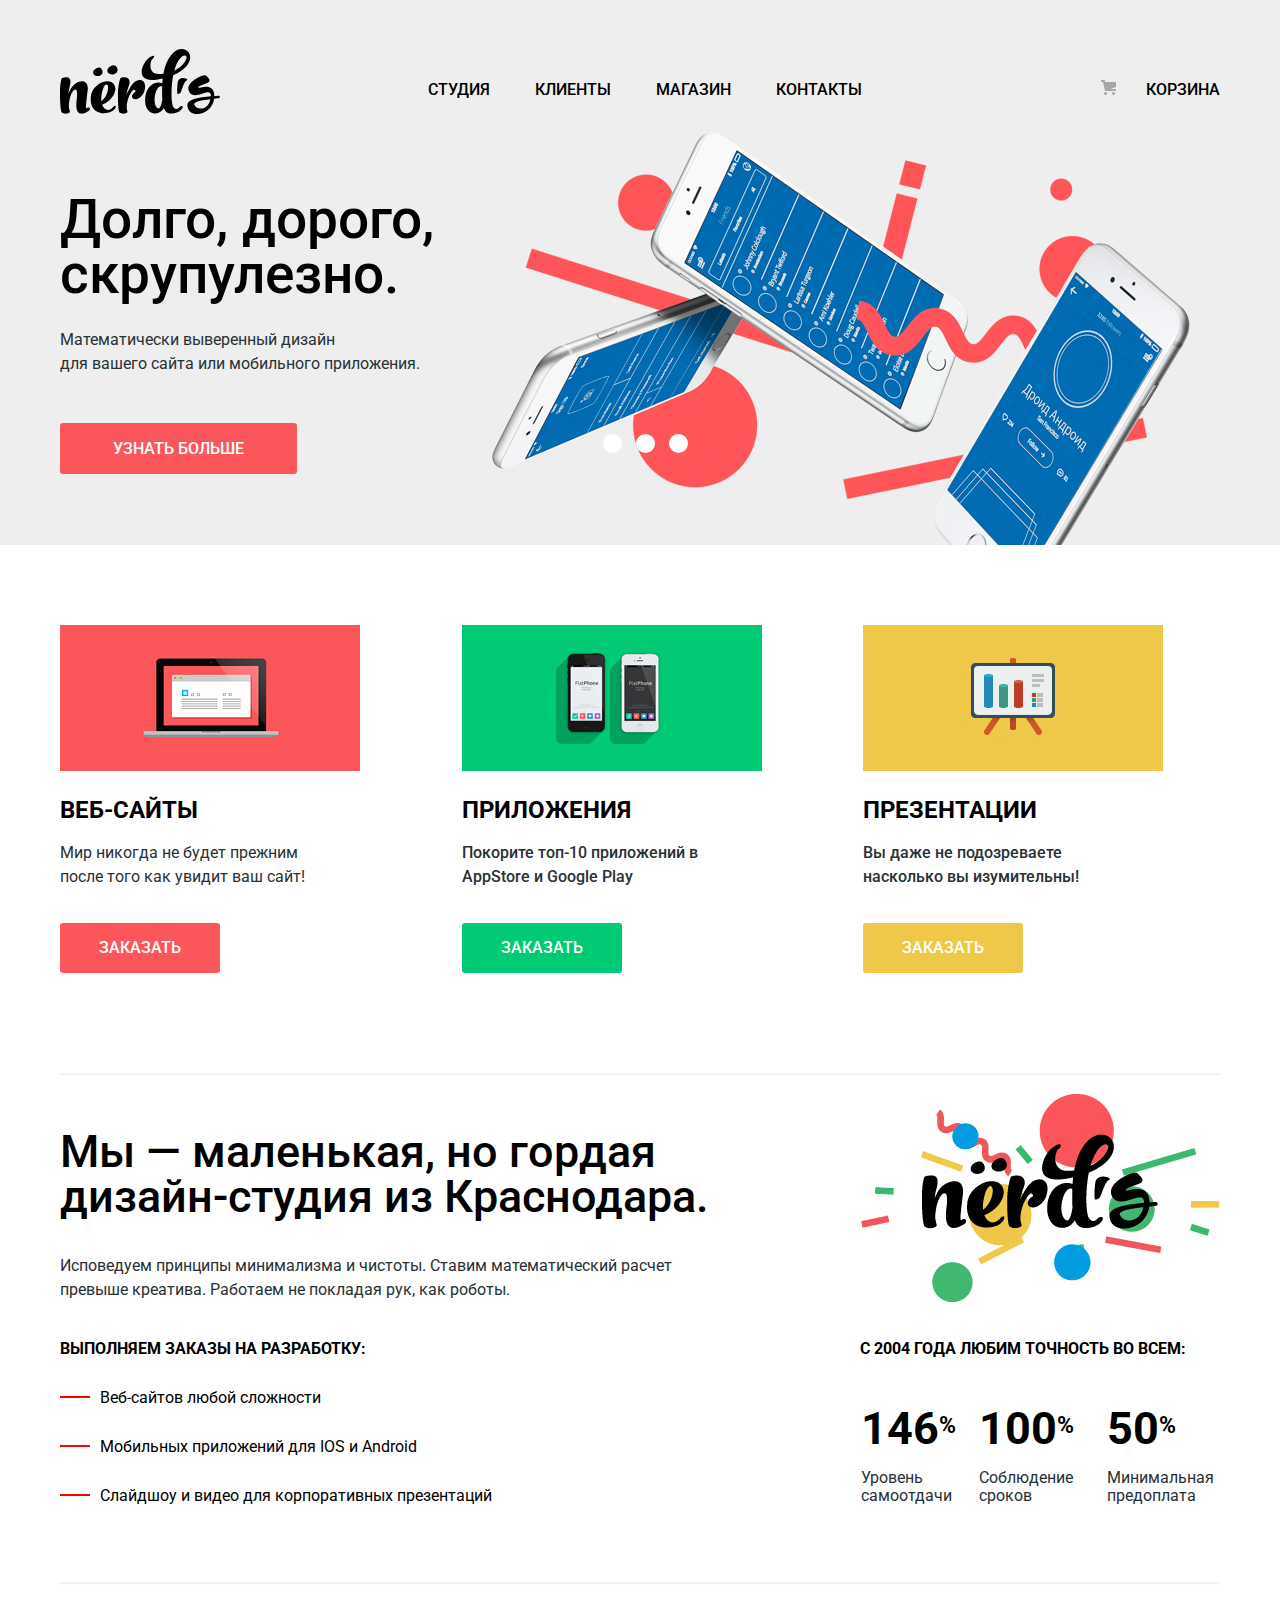
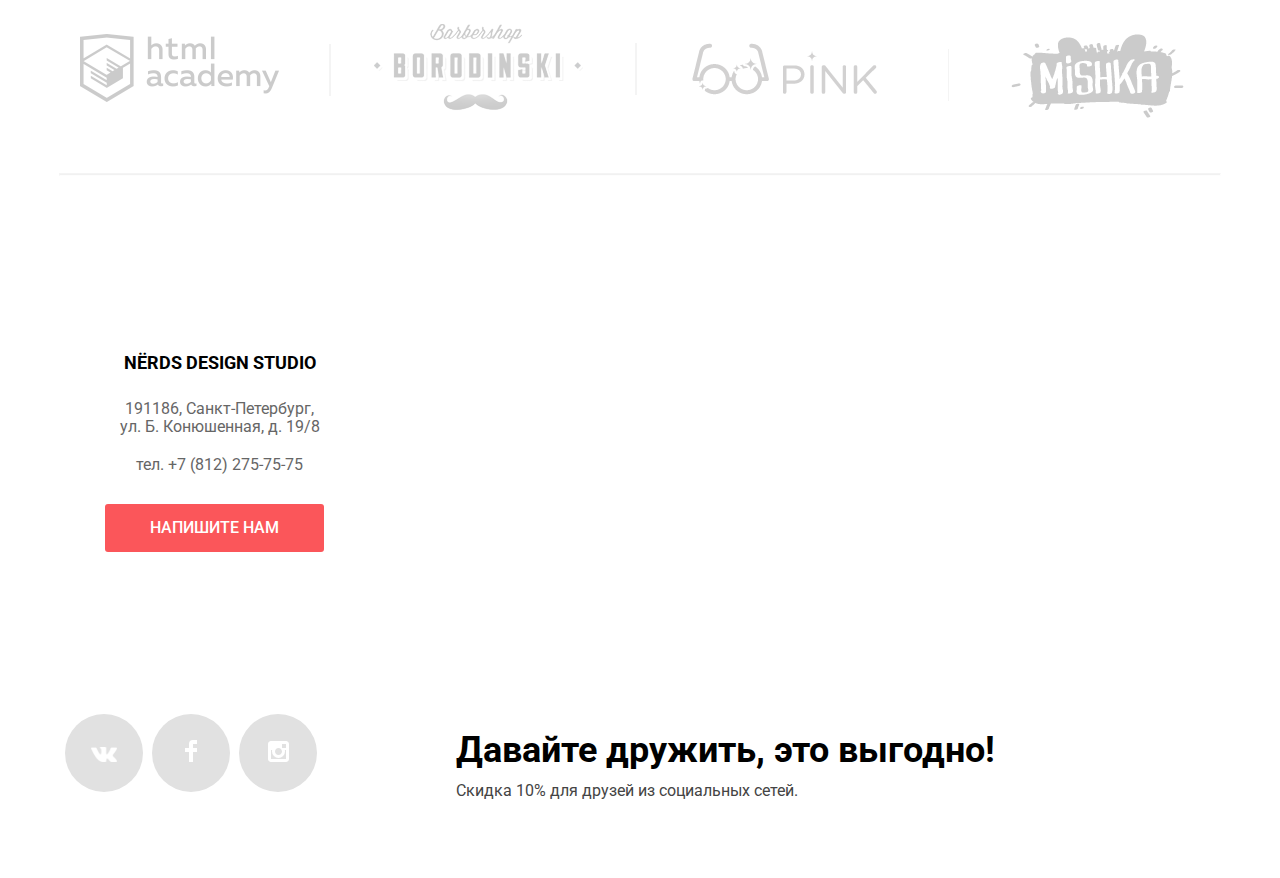
<file: index.html>
<!DOCTYPE html>
<html lang="ru">
  <head>
    <meta charset="utf-8">
    <title>HTML Academy: Нёрдс</title>
    <link href="https://fonts.googleapis.com/css?family=Roboto:400,500,700&amp;subset=cyrillic" rel="stylesheet">
    <link rel="stylesheet" href="css/normalize.css" type="text/css">
  	<link rel="stylesheet" href="css/style.css" type="text/css">
  	<!-- <link rel="stylesheet" href="css/minify.css" type="text/css"> -->
  </head>
  <body>
	<header class="main-header wrapper">
		<nav class="main-navigation inner">
			<a class="main-header-logo">
				<img src="img/nerds-logo.svg" alt="Веб-студия Нёрдс" width="160" height="65">
			</a>
			<div class="container-head">
			<ul class="site-navigation">
				<li><a href="studio.html">Студия</a></li>
				<li><a href="clients.html">Клиенты</a></li>
				<li><a href="catalog.html">Магазин</a></li>
				<li><a href="contacts.html">Контакты</a></li>
			</ul>
			<ul class="cart-navigation">
				<li>
					<svg xmlns="http://www.w3.org/2000/svg" width="15" height="15" viewBox="0 0 15 15">
						<circle fill="#a6a6a6" cx="4.5" cy="13.5" r="1.5"/>
						<circle fill="#a6a6a6" cx="12.5" cy="13.5" r="1.5"/>
						<path fill="#a6a6a6" d="M15 2H4.07l-.422-2H0v2h2.031l1.985 9H15V9H9.441L15 6.951z"/>
					</svg>
					<a href="cart">Корзина</a>
				</li>
			</ul>
			</div>
		</nav>
	</header>
	<main class="container">
		<section class="slider wrapper">
		<h1 class="visually-hidden">Веб-студия "Нёрдс"</h1>
			<input type="radio" id="slide-1" name="slide" checked>
			<input type="radio" id="slide-2" name="slide">
			<input type="radio" id="slide-3" name="slide">
			<div class="slides inner">
				<div class="slide-1">
					<b>Долго, дорого,<br> скрупулезно.</b>
					<p>Математически выверенный дизайн<br> для вашего сайта или мобильного приложения.</p>
					<a class="button" href="more-slide-1.html">Узнать больше</a>
				</div>
				<div class="slide-2">
					<b>Любим математику как никто другой</b>
					<p>Никакого креатива, только математические формулы для расчёта идеальных пропорций.</p>
					<a class="button" href="more-slide-2.html">Узнать больше</a>
				</div>					
				<div class="slide-3">
					<b>Только ночь, только хардкор</b>
					<p>Работать днем, как все? Мы против этого. Ближе к полуночи работа только начинается.</p>
					<a class="button" href="more-slide-3.html">Узнать больше</a>
				</div>	
			</div>
			<div class="labels">
				<label for="slide-1"></label>
				<label for="slide-2"></label>
				<label for="slide-3"></label>
			</div>
		</section>
		<section class="services">
		<h2 class="visually-hidden">Услуги веб-студии "Нёрдс"</h2>
			<ul class="container-service inner">
				<li class="web-sites">
					<img src="img/illustration-1.png" alt="Веб-сайты" width="300" height="146">
					<h3>Веб-сайты</h3>
					<p>Мир никогда не будет прежним после того как увидит ваш сайт!</p>
					<a class="button" href="#">Заказать</a>
				</li>
				<li class="apps">
					<img src="img/illustration-2.png" alt="Приложения" width="300" height="146">
					<h3>Приложения</h3>
					<p>Покорите топ-10 приложений в AppStore и Google Play</p>
					<a class="button" href="#">Заказать</a>
				</li>
				<li class="presentation">
					<img src="img/illustration-3.png" alt="Презентации" width="300" height="146">
					<h3>Презентации</h3>
					<p>Вы даже не подозреваете насколько вы изумительны!</p>
					<a class="button" href="#">Заказать</a>
				</li>
			</ul>
		</section>
		<hr>

		<section class="about inner">
		<h2 class="visually-hidden">Информация о нас</h2>
			<div class="about-left">
				<b>Мы &#8212; маленькая, но гордая дизайн-студия из Краснодара.</b>
				<p>Исповедуем принципы минимализма и чистоты. Ставим математический расчет превыше креатива. Работаем не покладая рук, как роботы.</p>
				<span>Выполняем заказы на разработку:</span>
				<ul>
					<li>Веб-сайтов любой сложности</li>
					<li>Мобильных приложений для IOS и Android</li>
					<li>Слайдшоу и видео для корпоративных презентаций</li>
				</ul>
			</div>
			<div class="about-right">
				<img class="about-logo" src="img/nerds-illustration.png" alt="Логотип Веб-студии" width="360" height="208">
				<p>С 2004 года любим точность во всем:</p>
				<table class="advantage">
				<tr>
					<td>146<sup>%</sup></td>
					<td>100<sup>%</sup></td>
					<td>50<sup>%</sup></td>
				</tr>
				<tr>
					<th>Уровень самоотдачи</th>
					<th>Соблюдение сроков</th>
					<th>Минимальная предоплата</th>
				</tr>
				</table>
			</div>
		</section>
		<hr>
		<section class="partners">
		<h2 class="visually-hidden">Наши партнёры</h2>
			<ul class="partners-list inner">
				<li class="partners-item">
					<a href="https://htmlacademy.ru/intensive/htmlcss"><img src="img/logo-1.png" alt="HTMLACADEMY" width="199" height="68"></a>
				</li>
				<li class="partners-item">
					<a href="#"><img src="img/logo-2.png" alt="Borodinski" width="209" height="90"></a>
				</li>
				<li class="partners-item">
					<a href="#"><img src="img/logo-3.png" alt="PINK" width="185" height="52"></a>
				</li>
				<li class="partners-item">
					<a href="#"><img src="img/logo-4.png" alt="Mishka" width="173" height="84"></a>
				</li>
			</ul>
		</section>
		<hr>
		<section class="contacts wrapper">
			<h2 class="visually-hidden">Наши контакты</h2>
            <iframe src="https://yandex.ru/map-widget/v1/?um=constructor%3A58940811282a1246139c77e965ef2d3c3b6cf36724ea7f2b16ccdc4d66098112&amp;lang=ru_RU&amp;scroll=true&amp;source=constructor"></iframe>
        <div class="contacts-wrapper inner">
					<div class="write-to-us">
						<b>NЁRDS DESIGN STUDIO</b>
						<span class="address">191186, Санкт-Петербург,<br> ул. Б. Конюшенная, д. 19/8</span>
						<span class="phone">тел. +7 (812) 275-75-75</span>
						<a class="button-write">Напишите нам</a>
					</div>
				</div>
		</section>
	</main>
	<footer class="main-footer inner">
		<div class="footer-social">
			<ul class="social">
				<li><a href="https://vk.com">
					<svg
						 xmlns="http://www.w3.org/2000/svg"
						 xmlns:xlink="http://www.w3.org/1999/xlink"
						 width="26px" height="15px">
						<image  x="0px" y="0px" width="26px" height="15px"  xlink:href="[data-uri]" />
					</svg>
				</a></li>
				<li><a href="https://facebook.com">
					<svg xmlns="http://www.w3.org/2000/svg" width="12" height="22" viewBox="0 0 12 22">
						<path fill="#FFF" d="M12 4V0H8a4 4 0 0 0-4 4v4H0v4h4v10h4V12h4V8H8V4h4z"/>
					</svg>
				</a></li>
				<li><a href="https://instagram.com">
					<svg xmlns="http://www.w3.org/2000/svg" width="21" height="21" viewBox="0 0 21 21">
						<path fill="#FFF" d="M18 0H3C1.35 0 0 1.35 0 3v15c0 1.65 1.35 3 3 3h15c1.65 0 3-1.35 3-3V3c0-1.65-1.35-3-3-3zm-7.5 7c1.93 0 3.5 1.57 3.5 3.5S12.43 14 10.5 14 7 12.43 7 10.5 8.57 7 10.5 7zM18 18H3V9h1.181A6.504 6.504 0 0 0 4 10.5a6.5 6.5 0 1 0 13 0 6.45 6.45 0 0 0-.181-1.5H18v9zm0-11h-4V3h4v4z"/>
					</svg>
				</a></li>
			</ul>
		</div>
		<div class="friends">
			<b>Давайте дружить, это выгодно!</b>
			<span>Скидка 10% для друзей из социальных сетей.</span>
		</div>
	</footer>
		<section class="modal-contacts">
		<h2>Напишите нам</h2>
			<form class="write-us-form" action="https://echo.htmlacademy.ru" method="post">
				<p>
					<label for="name">Ваше имя:</label>
					<input id="name" type="text" placeholder="Представьте, пожалуйста">
				</p>
				<p class="email">
					<label for="email">Ваш e-mail:</label>
					<input id="email" type="email" placeholder="Для отправки ответа">
				</p>
				<p class="textmessage">
					<label for="textmessage">Текст письма:</label>
					<textarea name="text" id="textmessage" placeholder="В свободной форме"></textarea>
				</p>
				<button class="button" type="submit">Отправить</button>
			</form>
			<button class="close-cross" type="button">Закрыть</button>
		</section>
    <script src="js/minify-modal-write.js"></script>
		<script src="js/modal-write.js"></script>
  </body>
</html>
</file>
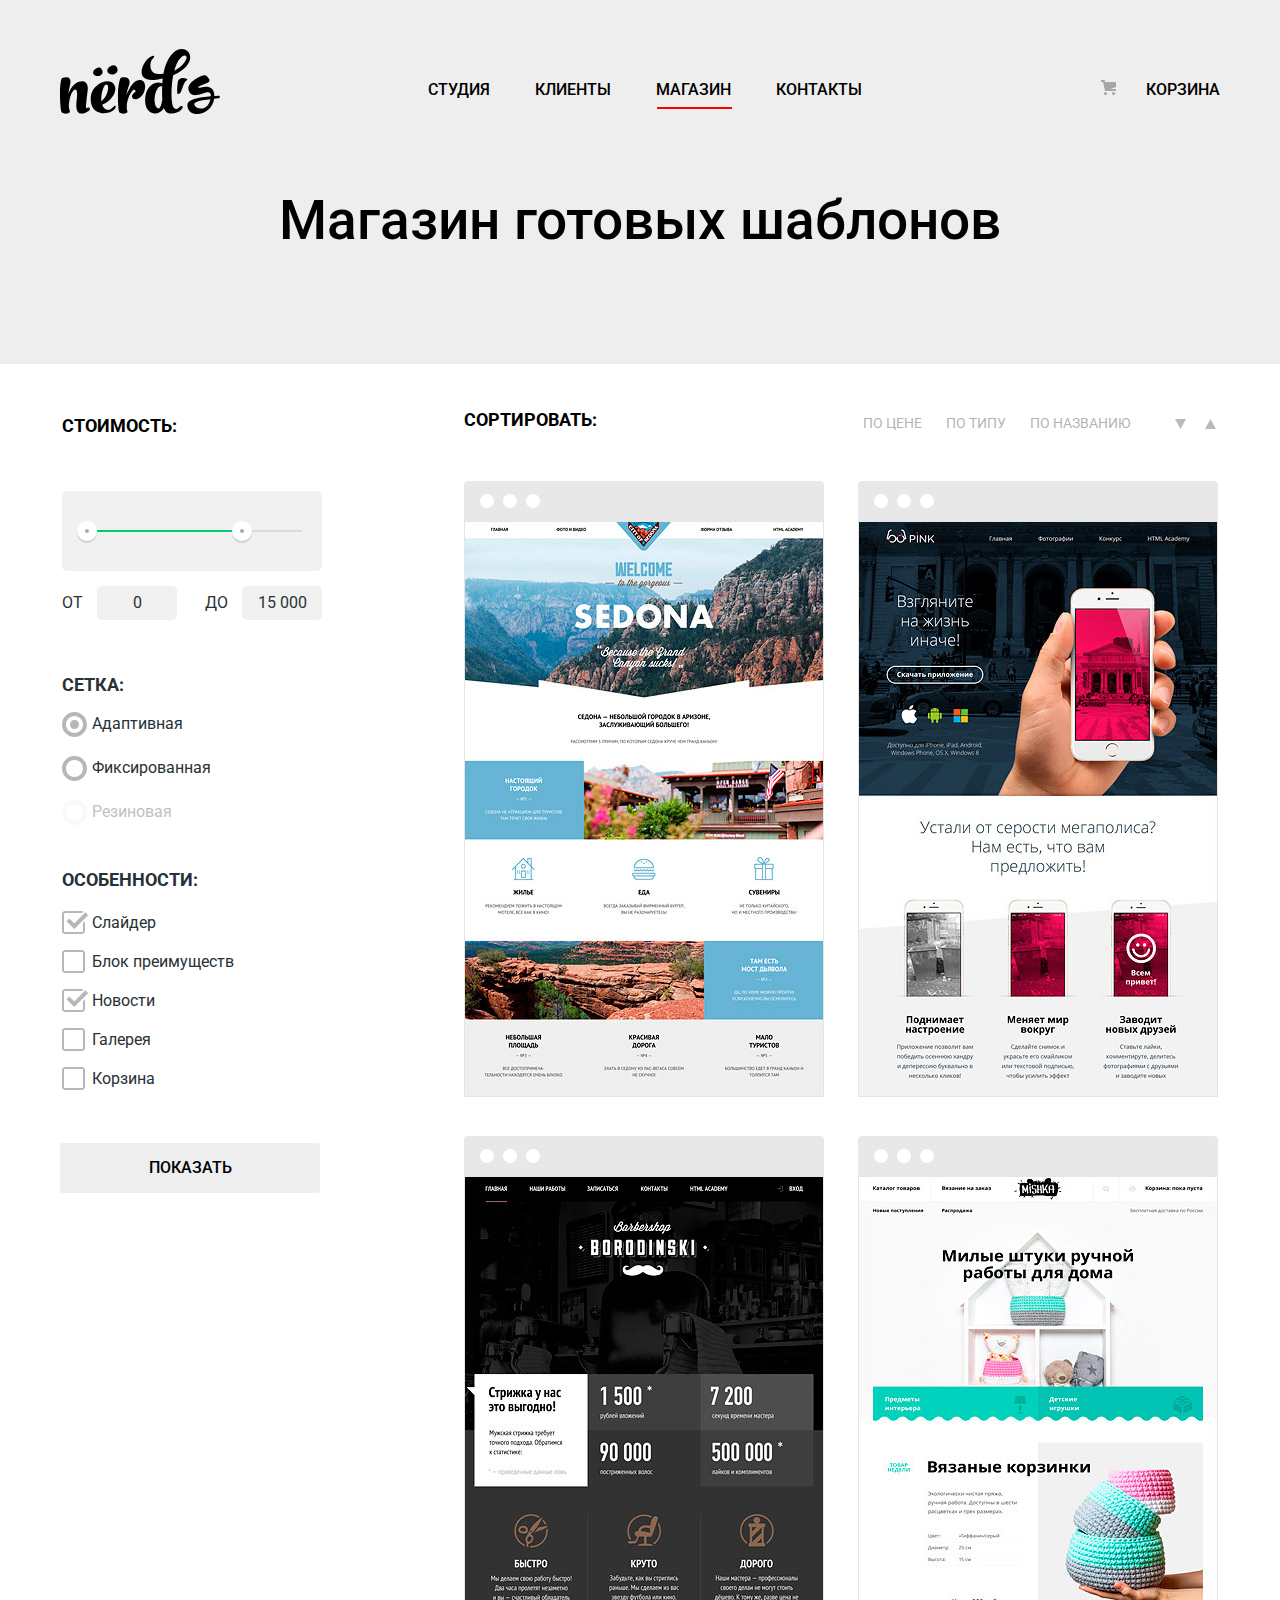
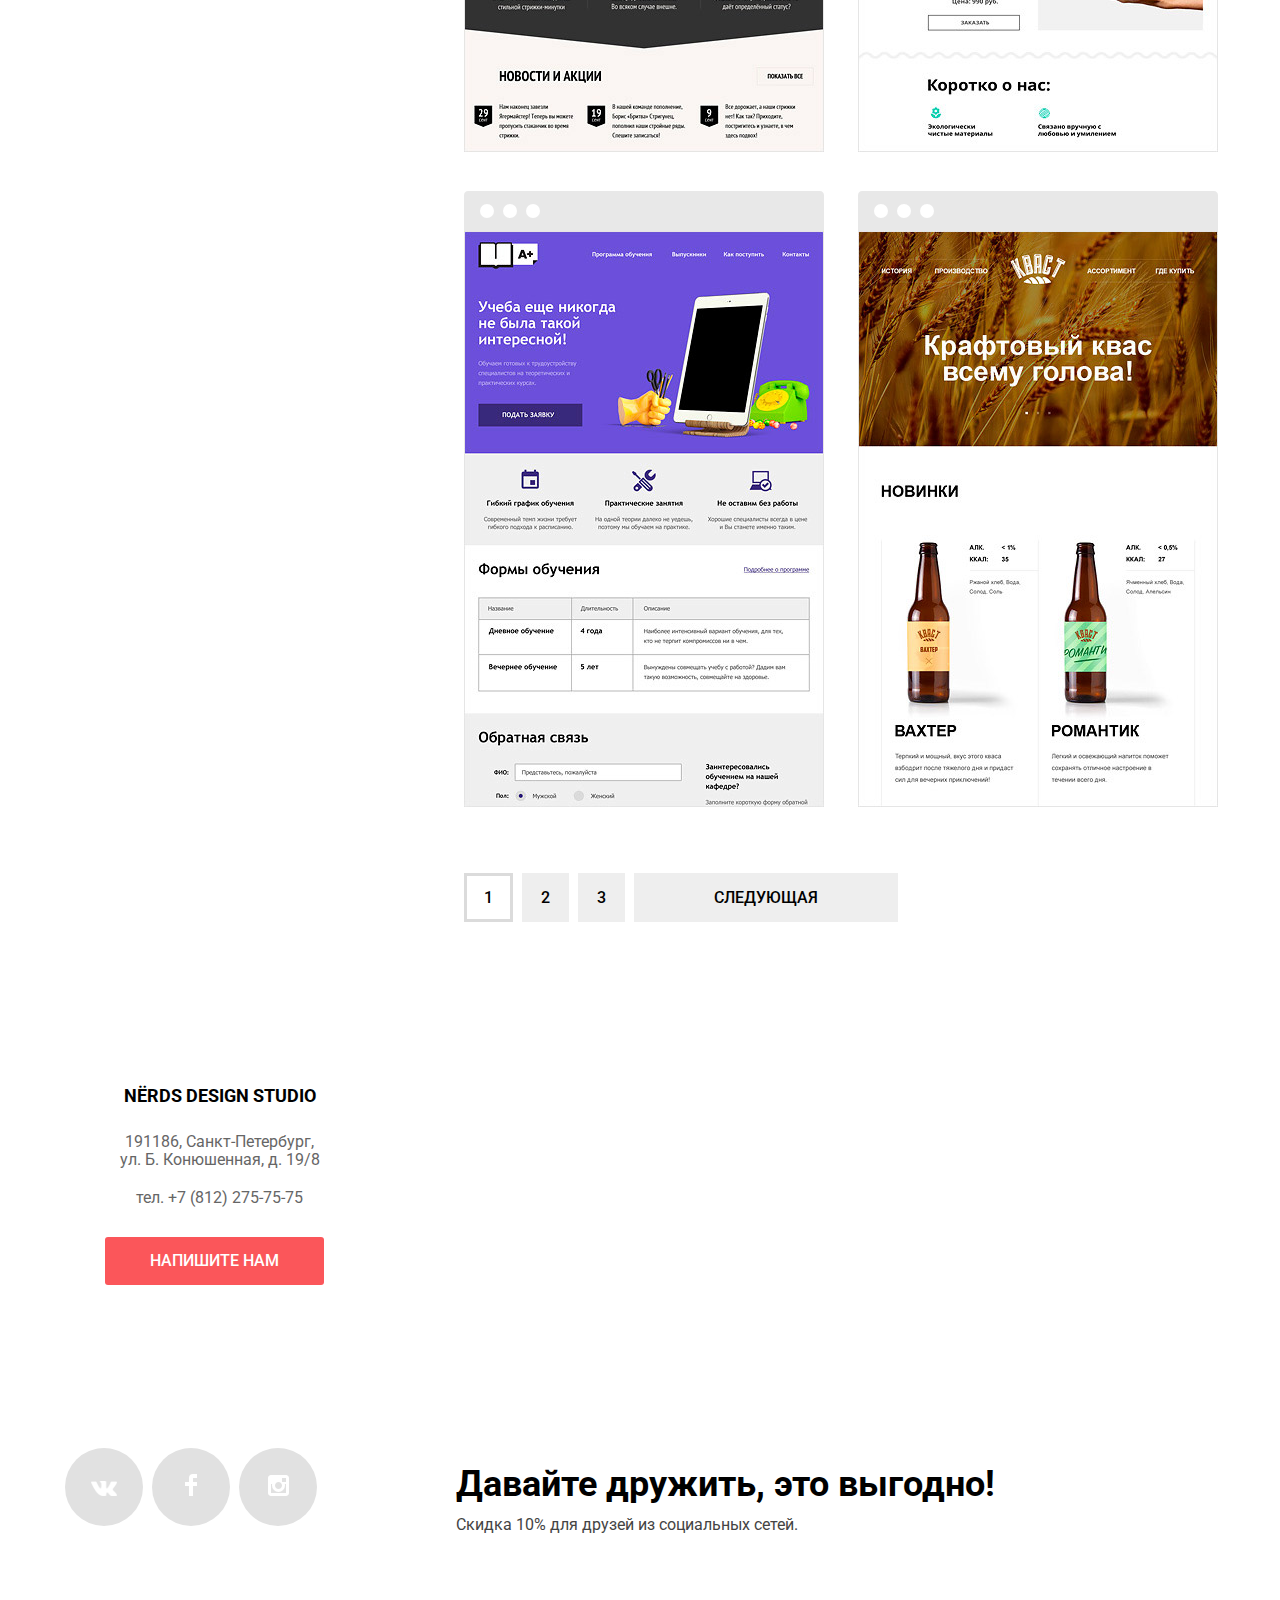
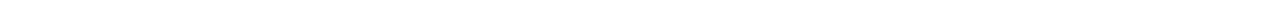
<file: catalog.html>
<!DOCTYPE html>
<html lang="ru">
	<head>
		<meta charset="UTF-8">
		<title>Каталог товаров NЁRDS</title>
		<link href="https://fonts.googleapis.com/css?family=Roboto:400,500,700&amp;subset=cyrillic" rel="stylesheet">
		<link rel="stylesheet" href="css/normalize.css" type="text/css">
		<link rel="stylesheet" href="css/style.css" type="text/css">
		<!-- <link rel="stylesheet" href="css/minify.css" type="text/css"> -->
	</head>
	<body>
		<header class="main-header wrapper">
		<nav class="main-navigation inner">
			<a class="main-header-logo" href="index.html">
				<img src="img/nerds-logo.svg" alt="Веб-студия Нёрдс" width="160" height="65">
			</a>
			<div class="container-head">
			<ul class="site-navigation">
				<li><a href="studio.html">Студия</a></li>
				<li><a href="clients.html">Клиенты</a></li>
				<li class="active"><a href="catalog.html">Магазин</a></li>
				<li><a href="contacts.html">Контакты</a></li>
			</ul>
			<ul class="cart-navigation">
				<li>
					<svg xmlns="http://www.w3.org/2000/svg" width="15" height="15" viewBox="0 0 15 15">
						<circle fill="#a6a6a6" cx="4.5" cy="13.5" r="1.5"/>
						<circle fill="#a6a6a6" cx="12.5" cy="13.5" r="1.5"/>
						<path fill="#a6a6a6" d="M15 2H4.07l-.422-2H0v2h2.031l1.985 9H15V9H9.441L15 6.951z"/>
					</svg>
					<a href="cart">Корзина</a>
				</li>
			</ul>
			</div>
		</nav>
			<div class="title-catalog inner">
				<h1>Магазин готовых шаблонов</h1>
			</div>
	</header>
		<main class="container-catalog inner">
			<div class="filters-catalog">
			<section class="filters">
				<h2 class="visually-hidden">Фильтр товаров</h2>
				<form class="filter" method="post" action="https://echo.htmlacademy.ru">
					<fieldset class="cost">
						<legend>Стоимость:</legend>
							<div class="range-filter">
						        <div class="range-controls">
						          <div class="scale">
						            <div class="bar"></div>
						          </div>
						          <div class="toggle toggle-min"></div>
						          <div class="toggle toggle-max"></div>
						        </div>
						        <div class="price-controls">
						          <label class="min-price">от <input name="min-price" type="text" value="0"></label>
						          <label class="max-price">до <input name="max-price" type="text" value="15 000"></label>
						        </div>
						    </div>
					</fieldset>
					<fieldset class="choice-grid">
						<legend>Сетка:</legend>
							<ul>
								<li>
									<input id="adaptive" type="radio" name="choice-grid" value="adaptive" checked>
									<label for="adaptive">Адаптивная</label>
								</li>
								<li>
									<input id="fixed" type="radio" name="choice-grid" value="fixed">
									<label for="fixed">Фиксированная</label>
								</li>
								<li>
									<input id="rubber" type="radio" name="choice-grid" value="rubber" disabled>
									<label for="rubber">Резиновая</label>
								</li>
							</ul>
					</fieldset>
					<fieldset class="feature">
						<legend>Особенности:</legend>
							<ul>
								<li>
									<input id="slide" type="checkbox" name="feature" value="slider" checked>
									<label for="slide">Слайдер</label>
								</li>
								<li>
									<input id="block-advantage" type="checkbox" name="feature" value="block-advantage">
									<label for="block-advantage">Блок преимуществ</label>
								</li>
								<li>
									<input id="news" type="checkbox" name="feature" value="news" checked>
									<label for="news">Новости</label>
								</li>
								<li>
									<input id="gallery" type="checkbox" name="feature" value="gallery">
									<label for="gallery">Галерея</label>
								</li>
								<li>
									<input id="cart" type="checkbox" name="feature" value="cart">
									<label for="cart">Корзина</label>
								</li>
							</ul>
					</fieldset>
					<button class="filters buttom" type="submit">Показать</button>
				</form>
			</section>
			</div>
			<section class="main-catalog">
			<h2 class="visually-hidden">Каталог товаров</h2>
			<div class="sort">
					<b>Сортировать:</b>
					<ul class="sort-word">
						<li><a href="#">По цене</a></li>
						<li><a href="#">По типу</a></li>
						<li><a href="#">По названию</a></li>
					</ul>
					<div class="sort-dir">
					<ul>
						<li>
							<svg xmlns="http://www.w3.org/2000/svg" width="11" height="10" viewBox="0 0 11 10">
								<path fill="#231F20" d="M5.5 10L0 0h11"/>
							</svg>
						</li>
						<li>
							<svg xmlns="http://www.w3.org/2000/svg" width="11" height="10" viewBox="0 0 11 10">
								<path fill="#231F20" d="M5.5 0L0 10h11z"/>
						</svg>
						</li>
					</ul>
					</div>
			</div>
				<ul class="catalog">
					<li class="sedona">
						<div class="head">
							<svg xmlns="http://www.w3.org/2000/svg" width="360" height="40" viewBox="0 0 360 40">
								<path fill="#4D4D4D" d="M356 0H4C1.8 0 0 1.8 0 4v36h360V4c0-2.2-1.8-4-4-4zM22.991 27a7 7 0 1 1 0-14 7 7 0 0 1 0 14zm23.011 0a7 7 0 1 1 0-14 7 7 0 0 1 0 14zm23.011 0a7 7 0 1 1 0-14 7 7 0 0 1 0 14z"/>
							</svg>
						</div>
						<a href="#"><img src="img/img-sedona.jpg" alt="Шаблон сайта 'Sedona'" width="360" height="576"></a>
						<div class="hover">
							<a href="#">Sedona</a><br>
							<span>Информационный сайт<br> для туристов</span><br>
							<a class="price" href="#">9 900 руб.</a>
						</div>
					</li>
					<li class="pink">
						<div class="head">
							<svg xmlns="http://www.w3.org/2000/svg" width="360" height="40" viewBox="0 0 360 40">
								<path fill="#4D4D4D" d="M356 0H4C1.8 0 0 1.8 0 4v36h360V4c0-2.2-1.8-4-4-4zM22.991 27a7 7 0 1 1 0-14 7 7 0 0 1 0 14zm23.011 0a7 7 0 1 1 0-14 7 7 0 0 1 0 14zm23.011 0a7 7 0 1 1 0-14 7 7 0 0 1 0 14z"/>
							</svg>
						</div>
						<a href="#"><img src="img/img-pink.jpg" alt="Шаблон сайта 'Pink'" width="360" height="576"></a>
						<div class="hover">
							<a href="#">pink app</a><br>
							<span>Продуктовый лендинг<br> приложения для iOS и Android</span><br>
							<a class="price" href="#">9 900 руб.</a>
						</div>
					</li>
					<li class="barbershop">
					<div class="head">
						<svg xmlns="http://www.w3.org/2000/svg" width="360" height="40" viewBox="0 0 360 40">
							<path fill="#4D4D4D" d="M356 0H4C1.8 0 0 1.8 0 4v36h360V4c0-2.2-1.8-4-4-4zM22.991 27a7 7 0 1 1 0-14 7 7 0 0 1 0 14zm23.011 0a7 7 0 1 1 0-14 7 7 0 0 1 0 14zm23.011 0a7 7 0 1 1 0-14 7 7 0 0 1 0 14z"/>
						</svg>
					</div>
						<a href="#"><img src="img/img-barbershop.jpg" alt="Шаблон сайта 'Барбершоп'" width="360" height="576"></a>
						<div class="hover">
							<a href="#">barbershop</a><br>
							<span>Сайт салоны красоты<br> Для мужчин, да.</span><br>
							<a class="price" href="#">9 900 руб.</a>
						</div>
					</li>
					<li class="mishka">
					<div class="head">
						<svg xmlns="http://www.w3.org/2000/svg" width="360" height="40" viewBox="0 0 360 40">
							<path fill="#4D4D4D" d="M356 0H4C1.8 0 0 1.8 0 4v36h360V4c0-2.2-1.8-4-4-4zM22.991 27a7 7 0 1 1 0-14 7 7 0 0 1 0 14zm23.011 0a7 7 0 1 1 0-14 7 7 0 0 1 0 14zm23.011 0a7 7 0 1 1 0-14 7 7 0 0 1 0 14z"/>
						</svg>
					</div>
						<a href="#"><img src="img/img-mishka.jpg" alt="Шаблон сайта 'Мишка'" width="360" height="576"></a>
						<div class="hover">
							<a href="#">mishka</a><br>
							<span>Интернет-магазин<br> вязаных игрушек</span><br>
							<a class="price" href="#">9 900 руб.</a>
						</div>
					</li>
					<li class="aplus">
					<div class="head">
						<svg xmlns="http://www.w3.org/2000/svg" width="360" height="40" viewBox="0 0 360 40">
							<path fill="#4D4D4D" d="M356 0H4C1.8 0 0 1.8 0 4v36h360V4c0-2.2-1.8-4-4-4zM22.991 27a7 7 0 1 1 0-14 7 7 0 0 1 0 14zm23.011 0a7 7 0 1 1 0-14 7 7 0 0 1 0 14zm23.011 0a7 7 0 1 1 0-14 7 7 0 0 1 0 14z"/>
						</svg>
					</div>
						<a href="#"><img src="img/img-aplus.jpg" alt="Шаблон сайта 'A Plus'" width="360" height="576"></a>
						<div class="hover">
							<a href="#">a plus</a><br>
							<span>Лендинг курсов повышения<br> квалификации</span><br>
							<a class="price" href="#">9 900 руб.</a>
						</div>
					</li>
					<li class="Kvast">
					<div class="head">
						<svg xmlns="http://www.w3.org/2000/svg" width="360" height="40" viewBox="0 0 360 40">
							<path fill="#4D4D4D" d="M356 0H4C1.8 0 0 1.8 0 4v36h360V4c0-2.2-1.8-4-4-4zM22.991 27a7 7 0 1 1 0-14 7 7 0 0 1 0 14zm23.011 0a7 7 0 1 1 0-14 7 7 0 0 1 0 14zm23.011 0a7 7 0 1 1 0-14 7 7 0 0 1 0 14z"/>
						</svg>
					</div>
						<a href="#"><img src="img/img-kvast.jpg" alt="Шаблон сайта 'Кваст'" width="360" height="576"></a>
						<div class="hover">
							<a href="#">Кваст</a><br>
							<span>Промо-сайт производителя<br> крафтового кваса</span><br>
							<a class="price" href="#">9 900 руб.</a>
						</div>
					</li>
				</ul>
				<div class="pagination-list">
		          <a class="current">1</a>
		          <a href="#">2</a>
		          <a href="#">3</a>
		          <a class="next" href="#">Следующая</a>
		        </div>
			</section>

	</main>
	<section class="contacts wrapper">
			<h2 class="visually-hidden">Наши контакты</h2>
			<iframe src="https://yandex.ru/map-widget/v1/?um=constructor%3A58940811282a1246139c77e965ef2d3c3b6cf36724ea7f2b16ccdc4d66098112&amp;lang=ru_RU&amp;scroll=true&amp;source=constructor"></iframe>
				<div class="contacts-wrapper inner">
					<div class="write-to-us">
						<b>NЁRDS DESIGN STUDIO</b>
						<span class="address">191186, Санкт-Петербург,<br> ул. Б. Конюшенная, д. 19/8</span>
						<span class="phone">тел. +7 (812) 275-75-75</span>
						<a class="button-write">Напишите нам</a>
					</div>
				</div>
		</section>
	<footer class="main-footer inner">
		<div class="footer-social">
			<ul class="social">
				<li><a href="https://vk.com">
					<svg
						 xmlns="http://www.w3.org/2000/svg"
						 xmlns:xlink="http://www.w3.org/1999/xlink"
						 width="26px" height="15px">
						<image  x="0px" y="0px" width="26px" height="15px"  xlink:href="[data-uri]" />
					</svg>
				</a></li>
				<li><a href="https://facebook.com">
					<svg xmlns="http://www.w3.org/2000/svg" width="12" height="22" viewBox="0 0 12 22">
						<path fill="#FFF" d="M12 4V0H8a4 4 0 0 0-4 4v4H0v4h4v10h4V12h4V8H8V4h4z"/>
					</svg>
				</a></li>
				<li><a href="https://instagram.com">
					<svg xmlns="http://www.w3.org/2000/svg" width="21" height="21" viewBox="0 0 21 21">
						<path fill="#FFF" d="M18 0H3C1.35 0 0 1.35 0 3v15c0 1.65 1.35 3 3 3h15c1.65 0 3-1.35 3-3V3c0-1.65-1.35-3-3-3zm-7.5 7c1.93 0 3.5 1.57 3.5 3.5S12.43 14 10.5 14 7 12.43 7 10.5 8.57 7 10.5 7zM18 18H3V9h1.181A6.504 6.504 0 0 0 4 10.5a6.5 6.5 0 1 0 13 0 6.45 6.45 0 0 0-.181-1.5H18v9zm0-11h-4V3h4v4z"/>
					</svg>
				</a></li>
			</ul>
		</div>
		<div class="friends">
			<b>Давайте дружить, это выгодно!</b>
			<span>Скидка 10% для друзей из социальных сетей.</span>
		</div>
	</footer>
		<section class="modal-contacts">
		<h2>Напишите нам</h2>
			<form class="write-us-form" action="https://echo.htmlacademy.ru" method="post">
				<p>
					<label for="name">Ваше имя:</label>
					<input id="name" type="text" placeholder="Представьте, пожалуйста">
				</p>
				<p class="email">
					<label for="email">Ваш e-mail:</label>
					<input id="email" type="email" placeholder="Для отправки ответа">
				</p>
				<p class="textmessage">
					<label for="textmessage">Текст письма:</label>
					<textarea name="text" id="textmessage" placeholder="В свободной форме"></textarea>
				</p>
				<button class="button" type="submit">Отправить</button>
			</form>
			<button class="close-cross" type="button">Закрыть</button>
		</section>
		<script src="js/minify-modal-write.js"></script>
		<script src="js/modal-write.js"></script>
	</body>
</html>
</file>
<file: css/style.css>
html, body {
	margin: 0;
	padding: 0;
	font-family: 'Roboto', Arial, sans-serif;
	font-size: 16px;
	line-height: 24px;
	font-weight: 500;
	color: #283136;
	background-color: #fff;
}

.visually-hidden {
	height: 0;
  	overflow: hidden;
  	position: absolute;
}

a {
	text-decoration: none;
}

hr {
	width: 1160px;
	height: 1px;
	background-color: grey;
	opacity: 0.1;

}


.wrapper {
	min-width: 1160px;
}


.inner {
	width: 1160px;
}

.main-header {
	background-size: contain;
	background-color: #eeeeee;
}

.main-navigation {
	display: -webkit-box;
	display: -ms-flexbox;
	display: flex;
	-webkit-box-pack: justify;
	    -ms-flex-pack: justify;
	        justify-content: space-between;
	margin: 0 auto;
}

.main-header-logo {
	margin-top: 49px;
	width: 160px;
	height: 65px;
}

.main-header-logo img:hover,
.main-header-logo img:focus {
	opacity: 0.8;
}

.main-header-logo img:active {
	opacity: 0.3;
}

.container-head ul {
	display: -webkit-inline-box;
	display: -ms-inline-flexbox;
	display: inline-flex;
	-webkit-box-orient: horizontal;
	-webkit-box-direction: normal;
	    -ms-flex-direction: row;
	        flex-direction: row;
	margin-left: 45px;
	margin-top: 75px;
}

.site-navigation li,
.cart-navigation li {
	list-style: none;
}

.site-navigation li {
	position: relative;
	margin-left: 45px;
}

.cart-navigation svg {
	margin-right: 26px;
}

.cart-navigation ul {
	padding: 0;
}

.cart-navigation li {
	margin-left: 150px
}

.site-navigation a,
.cart-navigation a {
	font-size: 16px;
	line-height: 30px;
	color: #000000;
	font-weight: 500;
	text-transform: uppercase;
}

.site-navigation a:hover,
.site-navigation a:focus,
.cart-navigation a:hover,
.cart-navigation a:focus {
	font-size: 16px;
	font-weight: 500;
	line-height: 30px;
	color: #fb565a;
}

.site-navigation a:active,
.cart-navigation a:active {
	opacity: 0.3;
	color: #000000;
}

.active:after {
	position: absolute;
	top: 32px;
	right: -1px;
	content: "";
	position: absolute;
	width: 75px;
	border-bottom: 2px solid red;

}

.slider {
	position: relative;
	height: auto;
	background-color: #eeeeee;
}

.slider b {
	margin-bottom: 30px;
	font-family: "Roboto", Arial, sans-serif;
	color: #000000;
	font-size: 55px;
	font-weight: 500;
	line-height: 55px;

}

.slider p {
	padding-top: 10px;
	padding-bottom: 45px;
	color: #283136;
	font-size: 16px;
	line-height: 24px;
	font-weight: 400;

}

.slider a {
	width: 240px;
	height: 50px;
	background-color: #fb565a;
	color: #ffffff;
	text-transform: uppercase;
}

.slider a:hover,
.slider a:focus {
	background-color: #e74246;
	color: #ffffff;
}

.slider a:active {
	color: #ffffff;
	font-size: 16px;
	line-height: 18px;
	font-weight: 500;
	-webkit-box-shadow: inset 0 3px 0 rgba(0, 1, 1, 0.1);
	        box-shadow: inset 0 3px 0 rgba(0, 1, 1, 0.1);
	background-color: #d7373b;
}

.slider input {
	display: none;
}

.slides {
	height: inherit;
	margin: 0 auto;
}

.slide-1 {
	height: 353px;
	padding-top: 71px;
	margin-right: 30px;
	background-image: url(../img/slide1.png);
	background-repeat: no-repeat;
	background-position: 100% 100%;
}



.slide-1 a {
	padding: 16px 53px;
	background-color: #fb565a;
	border-radius: 3px;
}

.slide-1 p {
	width: 380px;
	font-size: 16px;
	font-weight: 400;
	line-height: 24px;
}


.slide-2 {
	height: 400px;
	padding-top: 71px;
	margin-right: -50px;
	background-image: url(../img/slide2.png);
	background-repeat: no-repeat;
	background-position: right;
	display: none;
}


.slide-2 a {
	padding: 16px 53px;
	background-color: #fb565a;
}

.slide-2 p {
	width: 409px;

}

.slide-3 {
	margin-top: 60px;
	background-image: url(../img/slide3.png);
	background-repeat: no-repeat;
	background-position: right;
	display: none;
}

.slide-3 a {
	padding: 16px 53px;
	background-color: #fb565a;
}

.labels {
	bottom: 85px;
	position: absolute;
	text-align: center;
	width: 100%;
}

.labels label {
	position: relative;
	display: inline-block;
	margin-left: 10px;
	width: 15px;
	height: 15px;
	background-color: #fff;
	border-radius: 40px;
	border: 2px solid #fff;
}


.services {
	margin-top: 80px;
	margin-bottom: 100px;
}

.services p {
	margin-bottom: 37px;
}

.container-service {
	margin: 0 auto;
	padding: 0;
}

.services li {
	display: -webkit-inline-box;
	display: -ms-inline-flexbox;
	display: inline-flex;
	-webkit-box-orient: vertical;
	-webkit-box-direction: normal;
	    -ms-flex-direction: column;
	        flex-direction: column;
	list-style: none;
	width: 300px;
	vertical-align: middle;
}

.services li:nth-child(2) {
	margin-left: 98px;
}

.services li:nth-child(3) {
	margin-left: 97px;
}

.services img {
	width: 300px;
	height: 146px;
}

.services h3 {
	margin-bottom: 0;
	color: #000000;
	line-height: 30px;
	font-size: 24px;
	font-weight: 700;
	text-transform: uppercase;
}

.web-sites p {
	color: #283136;
	width: 250px;
	font-size: 16px;
	font-weight: 400;
	line-height: 24px;
}

.web-sites .button {
	width: 160px;
	padding: 13px 0;
	margin-top: -3px;
	background-color: #fb565a;
	color: #fff;
	text-transform: uppercase;
	cursor: pointer;
	border: 0;
	text-align: center;
	border-radius: 3px;
}

.web-sites .button:hover,
.web-sites .button:focus {
	background-color: #e74246;
	color: #fff;
	text-transform: uppercase;
}

.web-sites .button:active {
	width: 160px;
	padding: 13px 0;
	-webkit-box-shadow: inset 0 3px 0 rgba(0, 1, 1, 0.1);
	        box-shadow: inset 0 3px 0 rgba(0, 1, 1, 0.1);
	background-color: #d7373b;
	font-size: 16px;
	font-weight: 500;
	text-transform: uppercase;
}

.apps .button {
	width: 160px;
	padding: 13px 0;
	margin-top: -3px;
	background-color: #00ca74;
	color: #fff;
	text-transform: uppercase;
	cursor: pointer;
	border: 0;
	text-align: center;
	border-radius: 3px;
}

.apps .button:hover,
.apps .button:focus {
	width: 160px;
	background-color: #00bc6c;
	color: #fff;
	text-transform: uppercase;
	text-align: center;
}

.apps .button:active {
	-webkit-box-shadow: inset 0 3px 0 rgba(0, 1, 1, 0.1);
	        box-shadow: inset 0 3px 0 rgba(0, 1, 1, 0.1);
	background-color: #00aa62;
	width: 160px;
	padding: 13px 0;
	margin-top: -3px;
	font-size: 16px;
	font-weight: 500;
	text-transform: uppercase;
}

.presentation p {
	width: 220px;
}

.presentation .button {
	width: 160px;
	padding: 13px 0;
	margin-top: -3px;
	background-color: #efc84a;
	color: #fff;
	text-transform: uppercase;
	cursor: pointer;
	border: 0;
	text-align: center;
	border-radius: 3px;
}

.presentation .button:hover,
.presentation .button:focus {
	width: 160px;
	background-color: #eab534;
	color: #fff;
	text-transform: uppercase;
}

.presentation .button:active {
	width: 160px;
	padding: 13px 0;
	margin-top: -3px;
	-webkit-box-shadow: inset 0 3px 0 rgba(0, 1, 1, 0.1);
	        box-shadow: inset 0 3px 0 rgba(0, 1, 1, 0.1);
	background-color: #e5a722;
	font-size: 16px;
	font-weight: 500;
	text-transform: uppercase;
}

.about {
	display: -webkit-box;
	display: -ms-flexbox;
	display: flex;
	-webkit-box-orient: horizontal;
	-webkit-box-direction: normal;
	    -ms-flex-direction: row;
	        flex-direction: row;
	margin: 0 auto;
	height: 490px;
}

.about-left {
	margin-top: 45px;
	width: 650px;
}

.about-left b {
	color: #000000;
	font-size: 45px;
	line-height: 45px;
	font-weight: 500;
	width: 750px;
}

.about-left p {
	margin-top: 35px;
	margin-bottom: 35px;
	font-size: 16px;
	font-weight: 400;
	line-height: 24px;
}

.about-left span {
	font-size: 16px;
	line-height: 24px;
	color: #000000;
	font-weight: 700;
	text-transform: uppercase;
}

.about-left ul {
	margin-top: 25px;
}

.about-left li {
	position: relative;
	padding-bottom: 25px;
	list-style: none;
	font-size: 16px;
	line-height: 24px;
	color: #000000;
	font-weight: 400;
}

.about-left li:before {
	position: absolute;
	left: -40px;
	top: 10px;
	content: "";
	position: absolute;
	width: 30px;
	border-bottom: 2px solid red;
}


.about-right {
	margin-top: 10px;
	margin-left: 90px;
}

.about-logo {
	width: 360px;
	height: 208px;
	padding-left: 60px;
	margin-bottom: 18px;

}

.about-right p {
	width: 350px;
	padding-top: 10px;
	padding-left: 60px;
	padding-bottom: 50px;
	margin: 0;
	color: #000000;
	font-size: 16px;
	line-height: 24px;
	font-weight: 700;
	text-transform: uppercase;
}

.advantage {
	width: 20px;
	margin-top: 10px;
	margin-left: 58px;
}


.advantage td {
	padding-right: 20px;
	padding-bottom: 30px;
	color: #000000;
	font-size: 45px;
	font-weight: 700;
	line-height: 10px;
}

.advantage td:nth-child(2) {
	padding-right: 30px;
}

.advantage th {
	font-size: 16px;
	font-weight: 400;
	line-height: 18px;
	text-align: left;
}

.advantage sup {
	font-size: 50%;
}


.partners-list {
	margin: 0 auto;
	margin-top: -15px
}

.partners-list li {
	;
	position: relative;
	display: -webkit-inline-box;
	display: -ms-inline-flexbox;
	display: inline-flex;
	-webkit-box-orient: horizontal;
	-webkit-box-direction: normal;
	    -ms-flex-direction: row;
	        flex-direction: row;
	-webkit-box-align: center;
	    -ms-flex-align: center;
	        align-items: center;
	vertical-align: middle;
	-webkit-box-pack: center;
	    -ms-flex-pack: center;
	        justify-content: center;
	width: 199px;
	list-style: none;
}

.partners-list img {
	opacity: 0.2;
}

.partners-list img:hover,
.partners-list img:focus {
	opacity: 1;
}


.partners-list img:active {
	opacity: 0.1;
}

.partners-list li:nth-child(1) {
	margin: 50px 0 50px;
}

.partners-list li:nth-child(2) {
	margin: 46px 0 44px 96px;
}

.partners-list li:nth-child(3) {
	margin: 65px 0 63px 103px;
}

.partners-list li:nth-child(4) {
	margin: 45px 0 30px 110px;
}

.partners-list li:nth-child(2)::after {
	position: absolute;
	left: -50px;
	top: 20px;
	content: "";
	position: absolute;
	height: 52px;
	border-left: 2px solid #f4f4f4;
}

.partners-list li:nth-child(3)::after {
	position: absolute;
	left: -50px;
	top: 0;
	content: "";
	position: absolute;
	height: 52px;
	border-left: 2px solid #f4f4f4;
}

.partners-list li:nth-child(4)::after {
	position: absolute;
	left: -50px;
	top: 15px;
	content: "";
	height: 52px;
	border-left: 1px solid #f4f4f4;
}

.contacts {
	position: relative;
	margin-top: 60px;
}

.contacts iframe {
	margin: 0 auto;
	width: 100%;
	height: 416px;
	border: 0;
}

.contacts-wrapper {
	position: absolute;
	top: 30px;
	bottom: 0;
	left: 0;
	right: 0;
	display: -webkit-box;
	display: -ms-flexbox;
	display: flex;
	-webkit-box-align: center;
	    -ms-flex-align: center;
	        align-items: center;
	margin: 0 auto;
}

.write-to-us {
	display: -webkit-box;
	display: -ms-flexbox;
	display: flex;
	-webkit-box-orient: vertical;
	-webkit-box-direction: normal;
	    -ms-flex-direction: column;
	        flex-direction: column;
	padding-top: 20px;
	width: 319px;
	height: 310px;
	text-align: center;
	background-color: #fff;
}

.write-to-us b {
	color: #000000;
	padding-top: 30px;
	font-size: 18px;
	line-height: 30px;
	font-weight: 700;
	text-transform: uppercase;
}

.write-to-us, .address {
	color: #666666;
	padding-top: 22px;
	font-size: 16px;
	line-height: 18px;
	font-weight: 400;
}

.write-to-us, .phone {
	padding-top: 20px;
}

.write-to-us a {
	text-align: center;
	width: 219px;
	padding: 15px 0;
	border: 0;
	font-family: "Roboto", "Arial", sans-serif;
	background-color: #fb565a;
	color: #ffffff;
	margin-top: 30px;
	margin-left: 45px;
	font-size: 16px;
	line-height: 18px;
	font-weight: 500;
	text-transform: uppercase;
	cursor: pointer;
	border-radius: 3px;
}

.write-to-us a:hover,
.write-to-us a:focus {
	text-align: center;
	width: 219px;
	padding: 15px 0;
	border: 0;
	background-color: #e74246;
	color: #ffffff;
	margin-top: 30px;
	margin-left: 45px;
	font-size: 16px;
	line-height: 18px;
	font-weight: 500;
	text-transform: uppercase;
	cursor: pointer;
}

.write-to-us a:active {
	text-align: center;
	width: 219px;
	padding: 15px 0;

	border: 0;
	-webkit-box-shadow: inset 0 3px 0 rgba(0, 1, 1, 0.1);
	        box-shadow: inset 0 3px 0 rgba(0, 1, 1, 0.1);
	background-color: #d7373b;
	color: #ffffff;
	margin-top: 30px;
	margin-left: 45px;
	font-size: 16px;
	line-height: 18px;
	font-weight: 500;
	text-transform: uppercase;
	cursor: pointer;
}


.main-footer {
	margin: 0 auto;
	margin-top: -30px;
	padding-bottom: 70px;
}

.main-footer div {
	display: -webkit-inline-box;
	display: -ms-inline-flexbox;
	display: inline-flex;
	-webkit-box-orient: vertical;
	-webkit-box-direction: normal;
	    -ms-flex-direction: column;
	        flex-direction: column;
}

.footer-social ul  {
	padding-left: 0;
}


.social li {
	display: -webkit-inline-box;
	display: -ms-inline-flexbox;
	display: inline-flex;
	-webkit-box-orient: vertical;
	-webkit-box-direction: normal;
	    -ms-flex-direction: column;
	        flex-direction: column;
	-webkit-box-align: center;
	    -ms-flex-align: center;
	        align-items: center;
	margin-left: 5px;
	margin-top: 69px;
	line-height: 85px;
	list-style: none;
	width: 78px;
	height: 78px;
	background-color: #e1e1e1;
	border-radius: 55px;
}

.social li:hover,
.social li:focus {
	-webkit-box-align: center;
	    -ms-flex-align: center;
	        align-items: center;
	line-height: 85px;
	list-style: none;
	width: 78px;
	height: 78px;
	background-color: #e74246;
	border-radius: 55px;
}

.social li:active {
	-webkit-box-align: center;
	    -ms-flex-align: center;
	        align-items: center;
	line-height: 85px;
	list-style: none;
	width: 78px;
	height: 78px;
	-webkit-box-shadow: inset 0 3px 0 rgba(0, 1, 1, 0.1);
	        box-shadow: inset 0 3px 0 rgba(0, 1, 1, 0.1);
	background-color: #d7373b;
	border-radius: 55px;
}

.social li:active svg {
	opacity: 0.5;
}

.main-footer b {
	color: #000000;
	font-size: 36px;
	line-height: 36px;
	font-weight: 700;
}



.main-footer span {
	color: #444444;
	font-size: 16px;
	font-weight: 400;
	line-height: 22px;
}

.friends {
	margin-top: 78px;
	margin-left: 135px;
}

.friends b {
	margin-bottom: 12px;
}

.modal-contacts {
	display: none;
	position: relative;
	width: 960px;
	height: 590px;
	background-color: #fff;
	-webkit-box-shadow: 0 20px 40px rgba(0, 1, 1, 0.75);
	        box-shadow: 0 20px 40px rgba(0, 1, 1, 0.75);
}

.modal-show {
	display: block;
	position: fixed;
	top: 15%;
	left: 20%;
	-webkit-animation-name: bounce;
	        animation-name: bounce;
	-webkit-animation: bounce 0.6s;
	        animation: bounce 0.6s;
}

@-webkit-keyframes bounce {
  0% {
    -webkit-transform: translateY(-2000px);
            transform: translateY(-2000px);
  }

  100% {
    -webkit-transform: translateY(0);
            transform: translateY(0);
  }
}

@keyframes bounce {
  0% {
    -webkit-transform: translateY(-2000px);
            transform: translateY(-2000px);
  }

  100% {
    -webkit-transform: translateY(0);
            transform: translateY(0);
  }
}


.modal-contacts form {
	display: -webkit-inline-box;
	display: -ms-inline-flexbox;
	display: inline-flex;
	-ms-flex-wrap: wrap;
	    flex-wrap: wrap;
	margin-top: -20px;
	margin-left: 100px;
	padding-bottom: 47px;
	width: 760px;
}

.modal-contacts h2 {
	width: 320px;
	height: 33px;
	margin-left: 100px;
	padding-top: 30px;
	margin-bottom: 50px;

	color: #000000;
	font-size: 45px;
	font-weight: 500;
	line-height: 45px;
}

.modal-contacts label {
	display: block;
	margin-bottom: 12px;
	font-weight: 700;
}

.write-us-form p:nth-child(2) {
	margin-left: 30px;
}

.modal-contacts input {
	padding: 18px 135px 16px 16px;
	width: 209px;
	border: 2px solid #d8dddf;
	outline: 0;
	border-radius: 3px;
}

.modal-contacts input:hover {
	border: 2px solid #b4b9bb;
	background-color: #ffffff;
}
.modal-contacts input:focus {
	border: 2px solid #000000;
	background-color: #ffffff;
}

.modal-contacts input:invalid {
	border: 2px solid #e74246;
	background-color: #ffffff;
}


.modal-contacts textarea {
	resize: none;
	width: 750px;
	height: 118px;
	outline: inherit;
	border: 2px solid #d8dddf;
	border-radius: 3px;
}

.modal-contacts textarea:hover {
	resize: none;
	width: 750px;
	height: 118px;
	border: 2px solid #b4b9bb;
	background-color: #ffffff;
}

.modal-contacts textarea:focus {
	resize: none;
	width: 750px;
	height: 118px;
	border: 2px solid #000000;
	background-color: #ffffff;
}

.modal-contacts input::-webkit-input-placeholder {
	color:  rgba(68, 68, 68, 0.5);
}
.modal-contacts input::-moz-placeholder {
	color:  rgba(68, 68, 68, 0.5);
}/* Firefox 19+ */
.modal-contacts input:-moz-placeholder {
	color:  rgba(68, 68, 68, 0.5);
}/* Firefox 18- */
.modal-contacts input:-ms-input-placeholder {
	color:  rgba(68, 68, 68, 0.5);
}

.modal-contacts input:hover::-webkit-input-placeholder {
	color:  rgba(68, 68, 68, 0.5);
}
.modal-contacts input:hover::-moz-placeholder {
	color:  rgba(68, 68, 68, 0.5);
}/* Firefox 19+ */
.modal-contacts input:hover:-moz-placeholder {
	color:  rgba(68, 68, 68, 0.5);
}/* Firefox 18- */
.modal-contacts input:hover:-ms-input-placeholder {
	color:  rgba(68, 68, 68, 0.5);
}

.modal-contacts input:focus::-webkit-input-placeholder {
	color:  rgb(67, 67, 67);
}
.modal-contacts input:focus:hover::-moz-placeholder {
	color:  rgb(67, 67, 67);
}/* Firefox 19+ */
.modal-contacts input:focus:-moz-placeholder {
	color:  rgb(67, 67, 67);
}/* Firefox 18- */
.modal-contacts input:focus:-ms-input-placeholder {
	color:  rgb(67, 67, 67);
}

.modal-contacts input:invalid::-webkit-input-placeholder {
	color:  #e74246;
}
.modal-contacts input:invalid::-moz-placeholder {
	color:  #e74246;
}/* Firefox 19+ */
.modal-contacts input:invalid:-moz-placeholder {
	color:  #e74246;
}/* Firefox 18- */
.modal-contacts input:invalid:-ms-input-placeholder {
	color:  #e74246;
}



.write-us-form button {
	width: 260px;
	height: 50px;
	margin-top: 10px;
	background-color: #fb565a;
	color: #ffffff;
	font-size: 16px;
	line-height: 18px;
	font-weight: 500;
	border: 0;
	border-radius: 3px;
	text-transform: uppercase;
}

.close-cross {
	position: absolute;
	top: 75px;
	left: 840px;
	width: 25px;
	height: 25px;
	opacity: 0.3;
	font-size: 0;
	border: 0;
	cursor: pointer;
	background-color: transparent;
}

.close-cross:before,
.close-cross:after {
	content: "";
	position: absolute;
	top: 10px;
	left: 5px;
	width: 25px;
	height: 3px;
	background-color: red;
}

.close-cross:before {
	-webkit-transform: rotate(45deg);
	    -ms-transform: rotate(45deg);
	        transform: rotate(45deg);
}

.close-cross:after {
	-webkit-transform: rotate(-45deg);
	    -ms-transform: rotate(-45deg);
	        transform: rotate(-45deg);
}

.close-cross:hover,
.close-cross:focus {
	width: 21px;
	height: 21px;
	opacity: 1;
}

.close-cross:active {
	width: 21px;
	height: 21px;
	opacity: 0.1;
}

.title-catalog {
	margin: 0 auto;
	background-color: #eeeeee;
}

.title-catalog h1 {
	padding-top: 35px;
	padding-bottom: 116px;
	padding-left: 219px;
	color: #000;
	font-size: 55px;
	font-weight: 500;
	line-height: 55px;
}

.container-catalog {
	margin: 0 auto;
	display: -webkit-box;
	display: -ms-flexbox;
	display: flex;
}

.filters-catalog {
	margin-right: 140px;


}

fieldset {
	padding: 0;
}

.cost legend {
	color: #000000;
	font-size: 18px;
	line-height: 30px;
	font-weight: 700;
	text-transform: uppercase;
}

.range-filter {
  width: 260px;
  margin: 20px auto;
}

.range-controls {
  position: relative;
  height: 41px;
  padding-top: 39px;
  padding-right: 20px;
  padding-left: 20px;
  margin-bottom: 15px;
  border-radius: 5px;
  background: #f1f1f1;
}

.range-controls .scale {
  height: 2px;
  background: #d7dcde;
}

.range-controls .bar {
  width: 70%;
  height: 2px;
  margin-left: 0%;
  background: #00ca74;
}

.range-controls .toggle {
  position: absolute;
  top: 30px;
  left: 0px;
  width: 4px;
  height: 4px;
  cursor: pointer;
  border: 8px solid #fff;
  border-radius: 50%;
  background: #ababab;
  -webkit-box-shadow: 0 2px 1px 0 #cfcfcf;
          box-shadow: 0 2px 1px 0 #cfcfcf;
}

.range-controls .toggle-min {
  left: 15px;
}

.range-controls .toggle-max {
  left: 170px;
}

.price-controls {
  font-size: 0;

}

.price-controls label {
	text-transform: uppercase;
	font-size: 16px;
	display: inline-block;
	width: 50%;
	font-weight: 400;
}

.max-price {
  text-align: right;
}

.price-controls input {
  font-family: 'Roboto', 'Arial', sans-serif;
  font-size: 16px;
  width: 60px;
  margin-left: 10px;
  padding: 8px 10px;
  text-align: center;
  color: #283136;
  border: none;
  border-radius: 5px;
  background: #f1f1f1;
}

fieldset {
	border: none;
}

.cost legend {
	padding-top: 10px;
	margin-bottom: 30px;
}

.choice-grid legend {
	padding-top: 30px;
	color: #283136;
	font-size: 18px;
	line-height: 30px;
	font-weight: 700;
	text-transform: uppercase;
}

.choice-grid ul {
	margin-top: 12px;
	padding-left: 0;
	list-style: none;
}

.choice-grid label {
	position: relative;
	margin-left: 30px;
	font-size: 16px;
	font-weight: 400;
	line-height: 20px;
	color: #283136;
	margin-top: 25px;
	cursor: pointer;
}

.choice-grid input[type="radio"] {
  position: absolute;
  opacity: 0;
}

.choice-grid label:before {
	content: "";
	position: absolute;
	left: -30px;
	width: 35px;
	height: 35px;
	background-image: url(../img/radio-off.svg);
	background-repeat: no-repeat;
	opacity: 0.4;
}

.choice-grid input[type="radio"]:checked + label::before {
	content: "";
	position: absolute;
	left: -30px;
	height: 35px;
	width: 35px;
	opacity: 1;
	background-image: url(../img/radio-on.svg);
	background-repeat: no-repeat;
	opacity: 0.4;
}

.choice-grid input[type="radio"]:hover + label::before,
.choice-grid input[type="radio"]:focus + label::before {
	opacity: 1;
}

.choice-grid input[type="radio"]:disabled + label::before {
	opacity: 0.1;
}

.choice-grid input[type="radio"]:disabled + label {
	opacity: 0.3;
}


.choice-grid li {
	padding-bottom: 20px;
}

.choice-grid label:hover,
.choice-grid label:focus {
	font-size: 16px;
	font-weight: 400;
	line-height: 20px;
	color: #000000;
}

.feature legend {
	color: #283136;
	font-size: 18px;
	line-height: 30px;
	font-weight: 700;
	text-transform: uppercase;
	padding-top: 5px;

}

.feature ul {
	position: relative;
	margin-left: 30px;
	list-style: none;
	padding-left: 0;
	margin-bottom: 50px;
}

.feature li {
	padding-bottom: 15px;
}

.feature input {
	opacity: 0.4;
}

.feature input:hover,
.feature input:focus {
	background-color: #4d4d4d;
}

.feature input:disabled {
	opacity: 0.1;
}

.feature label {
	font-size: 16px;
	font-weight: 400;
	line-height: 20px;
	color: #283136;
	cursor: pointer;
}

.feature label:hover,
.feature label:focus {
	font-size: 16px;
	font-weight: 400;
	line-height: 20px;
	color: #000000;
}

.feature label:disabled {
	font-size: 16px;
	font-weight: 400;
	line-height: 20px;
	opacity: 0.3;
	color: #283136;
	opacity: 0.3;
}

.feature input[type="checkbox"] {
	position: absolute;
	opacity: 0;
}


.feature label:before {
	content: "";
	position: absolute;
	left: -30px;
	width: 35px;
	height: 35px;
	background-image: url(../img/checkbox-off.svg);
	background-repeat: no-repeat;
	opacity: 0.4;
}

.feature input[type="checkbox"]:checked + label::before {
	content: "";
	position: absolute;
	left: -30px;
	width: 35px;
	height: 35px;
	background-image: url(../img/checkbox-on.svg);
	background-repeat: no-repeat;
	opacity: 0.4;
}

.feature input[type="checkbox"]:disabled + label::before {
	opacity: 0.1;
}

.feature input[type="checkbox"]:hover + label::before,
.feature input[type="checkbox"]:focus + label::before {
	opacity: 1;
}

.filters button {
	border-radius: 3px;
	cursor: pointer;
	-webkit-box-shadow: none;
	        box-shadow: none;
	width: 260px;
	height: 50px;
	background-color: #eeeeee;
	margin-left: 0;
	margin-top: -20px;
	text-transform: uppercase;
	border: 0;
	border-radius: 3px;
	color: #000000;
	font-family: Roboto, Arial, sans-serif;
	font-size: 16px;
	font-weight: 500;
	line-height: 18px;

}

.filters button:hover,
.filters button:focus {
	background-color: #dfdfdf;
}

.filters button:active {
	-webkit-box-shadow: inset 0 3px 0 rgba(0, 1, 1, 0.1);
	        box-shadow: inset 0 3px 0 rgba(0, 1, 1, 0.1);
	background-color: #d5d5d5;
}

.main-catalog {
	margin: 0 auto;
}

.sort {
	display: -webkit-inline-box;
	display: -ms-inline-flexbox;
	display: inline-flex;
	-webkit-box-orient: horizontal;
	-webkit-box-direction: normal;
	    -ms-flex-direction: row;
	        flex-direction: row;
	position: relative;
	padding-top: 10px;
}

.sort b {
	padding-right: 266px;
	color: #000000;
	font-size: 18px;
	line-height: 18px;
	font-weight: 700;
	text-transform: uppercase;
}

.sort-word {
	margin: 0;
	padding: 0;

}

.sort-word li {
	display: -webkit-inline-box;
	display: -ms-inline-flexbox;
	display: inline-flex;
	-webkit-box-orient: horizontal;
	-webkit-box-direction: normal;
	    -ms-flex-direction: row;
	        flex-direction: row;
	list-style: none;
	padding-right: 20px;
	color: #000000;
	font-size: 14px;
	line-height: 18px;
	font-weight: 400;
	text-transform: uppercase;
}

.sort-word a {
	opacity: 0.3;
	color: #000000;
	font-size: 14px;
	line-height: 18px;
	font-weight: 400;
}

.sort-word a:hover,
.sort-word a:focus {
	opacity: 0.6;
	color: #000000;
	font-size: 14px;
	line-height: 18px;
	font-weight: 400;
	text-transform: uppercase;
}

.sort-word a:active {
	opacity: 1;
	color: #000000;
	font-size: 14px;
	line-height: 18px;
	font-weight: 400;
	text-transform: uppercase;
}

.sort-dir {
	position: absolute;
	top: -5px;
	right: -65px;
}

.sort-dir li {
	display: inline-flex;
	flex-direction: column;
	text-decoration: none;
	padding-left: 0px;
	opacity: 0.3;
}

.sort-dir li:hover,
.sort-dir li:focus {
	opacity: 0.6;
}

.sort-dir li:active {
	opacity: 1;
}

.sort-dir li:nth-child(2) {
	margin-left: 15px;
}

.catalog {
	width: 770px;
	padding-left: 0;
}

.head svg {
	position: absolute;
	top: 30px;
	right: 0;
	opacity: 0.12;
}

.catalog li {
	display: -webkit-inline-box;
	display: -ms-inline-flexbox;
	display: inline-flex;
	-webkit-box-orient: vertical;
	-webkit-box-direction: normal;
	    -ms-flex-direction: column;
	        flex-direction: column;
	position: relative;
	padding-top: 70px;
	list-style: none;
	-webkit-box-align: center;
	    -ms-flex-align: center;
	        align-items: center;
}

.catalog li:nth-child(2n) {
	padding-left: 30px;
}

.catalog a {

	color: #000000;
	font-size: 18px;
	line-height: 30px;
	font-weight: 700;
	text-transform: uppercase;

}

.catalog span {
	color: #666666;
	font-size: 16px;
	line-height: 18px;
	font-weight: 400;

}


.hover {
	position: absolute;
	top: 415px;
	width: 360px;
	height: 195px;
	padding-top: 35px;
	display: none;
	background-color: #eee;
	text-align: center;
}

.hover span {
	margin-bottom: 50px;
}

li:hover .hover {
	display: block;
}

li:hover svg{
	opacity: 1;
}

.hover .price {
	display: inline-block;
	margin-top: 30px;
	height: 50px;
	width: 200px;
	color: #ffffff;
	font-family: Roboto, Arial, sans-serif;
	font-size: 16px;
	line-height: 50px;
	font-weight: 500;
	text-transform: uppercase;
	background-color: #fb565a;
	border: 0;
	cursor: pointer;
}

.hover .price:hover,
.hover .price:focus {
	display: inline-block;
	margin-top: 30px;
	height: 50px;
	width: 200px;
	color: #ffffff;
	font-family: Roboto, Arial, sans-serif;
	font-size: 16px;
	line-height: 50px;
	font-weight: 500;
	text-transform: uppercase;
	background-color: #fb565a;
	border: 0;
	cursor: pointer;
	background-color: #e74246;
}

.hover .price:active {
	display: inline-block;
	margin-top: 30px;
	height: 50px;
	width: 200px;
	color: #ffffff;
	font-family: Roboto, Arial, sans-serif;
	font-size: 16px;
	line-height: 50px;
	font-weight: 500;
	text-transform: uppercase;
	-webkit-box-shadow: inset 0 3px 0 rgba(0, 1, 1, 0.1);
	        box-shadow: inset 0 3px 0 rgba(0, 1, 1, 0.1);
	background-color: #d7373b;
	border: 0;
	cursor: pointer;
}

.pagination-list {
	margin-top: 70px;
}

.pagination-list a:nth-child(1) {
	background-color: white;
	border: 3px solid #dbdbdb;
	padding: 12px 17px;
}



.pagination-list a:hover,
.pagination-list a:focus {
	width: 50px;
	height: 50px;
	background-color: #dfdfdf;
	color: #000;
	font-size: 16px;
	line-height: 18px;
	font-weight: 500;
}

.pagination-list a:active {
	width: 50px;
	height: 50px;
	-webkit-box-shadow: inset 0 3px 0 rgba(0, 1, 1, 0.1);
	        box-shadow: inset 0 3px 0 rgba(0, 1, 1, 0.1);
	background-color: #d5d5d5;
	color: #000;
	font-size: 16px;
	line-height: 18px;
	font-weight: 500;
}

.pagination-list a {
	cursor: pointer;
	-webkit-box-shadow: none;
	        box-shadow: none;
	width: 260px;
	height: 50px;
	background-color: #eeeeee;
	margin-right: 5px;
	text-transform: uppercase;
	padding: 15px 19px;
	color: #000;
}

.pagination-list a:nth-child(4) {
    padding: 15px 80px;
}

.pagination-list a:hover,
.pagination-list a:focus {
	background-color: #dfdfdf;
}

.pagination-list a:active {
	-webkit-box-shadow: inset 0 3px 0 rgba(0, 1, 1, 0.1);
	        box-shadow: inset 0 3px 0 rgba(0, 1, 1, 0.1);
	background-color: #d5d5d5;
}
</file>
<file: css/minify.css>
html,body{margin:0;padding:0;font-family:'Roboto', Arial, sans-serif;font-size:16px;line-height:24px;font-weight:500;color:#283136;background-color:#fff}.visually-hidden{height:0;overflow:hidden;position:absolute}a{text-decoration:none}hr{width:1160px;height:1px;background-color:grey;opacity:0.1}.wrapper{min-width:1160px}.inner{width:1160px}.main-header{background-size:contain;background-color:#eeeeee}.main-navigation{display:-webkit-box;display:-ms-flexbox;display:flex;-webkit-box-pack:justify;-ms-flex-pack:justify;justify-content:space-between;margin:0 auto}.main-header-logo{margin-top:49px;width:160px;height:65px}.main-header-logo img:hover,.main-header-logo img:focus{opacity:0.8}.main-header-logo img:active{opacity:0.3}.container-head ul{display:-webkit-inline-box;display:-ms-inline-flexbox;display:inline-flex;-webkit-box-orient:horizontal;-webkit-box-direction:normal;-ms-flex-direction:row;flex-direction:row;margin-left:45px;margin-top:75px}.site-navigation li,.cart-navigation li{list-style:none}.site-navigation li{position:relative;margin-left:45px}.cart-navigation svg{margin-right:26px}.cart-navigation ul{padding:0}.cart-navigation li{margin-left:150px}.site-navigation a,.cart-navigation a{font-size:16px;line-height:30px;color:#000000;font-weight:500;text-transform:uppercase}.site-navigation a:hover,.site-navigation a:focus,.cart-navigation a:hover,.cart-navigation a:focus{font-size:16px;font-weight:500;line-height:30px;color:#fb565a}.site-navigation a:active,.cart-navigation a:active{opacity:0.3;color:#000000}.active:after{position:absolute;top:32px;right:-1px;content:"";position:absolute;width:75px;border-bottom:2px solid red}.slides{position:relative;height:425px;background-color:#eeeeee}.slides b{margin-bottom:30px;font-family:"Roboto", Arial, sans-serif;color:#000000;font-size:55px;font-weight:500;line-height:55px}.slides p{padding-top:10px;padding-bottom:42px;color:#283136;font-size:16px;line-height:24px;font-weight:400}.slides a{width:240px;height:50px;background-color:#fb565a;color:#ffffff;text-transform:uppercase}.slides a:hover,.slides a:focus{background-color:#e74246;color:#ffffff}.slides a:active{color:#ffffff;font-size:16px;line-height:18px;font-weight:500;-webkit-box-shadow:inset 0 3px 0 rgba(0, 1, 1, 0.1);box-shadow:inset 0 3px 0 rgba(0, 1, 1, 0.1);background-color:#d7373b}.slide-1{display:-webkit-box;display:-ms-flexbox;display:flex;-webkit-box-orient:horizontal;-webkit-box-direction:normal;-ms-flex-direction:row;flex-direction:row;margin:0 auto}.slide1-left{padding:0;width:380px;margin-top:70px;margin-right:55px}.slide1-left a{padding:16px 64px;background-color:#fb565a}.slide1-left p{width:380px;font-size:16px;font-weight:400;line-height:24px}.slide1-right{margin-top:10px}.slide-2{display:-webkit-box;display:-ms-flexbox;display:flex;-webkit-box-orient:horizontal;-webkit-box-direction:normal;-ms-flex-direction:row;flex-direction:row;display:none;margin:0 auto}.slide2-left{width:515px;margin-top:60px;margin-right:-50px}.slide2-left a{padding:16px 64px;background-color:#fb565a}.slide2-left p{width:409px}.slide-3{display:-webkit-box;display:-ms-flexbox;display:flex;-webkit-box-orient:horizontal;-webkit-box-direction:normal;-ms-flex-direction:row;flex-direction:row;display:none;margin:0 auto}.slide3-left{width:460px;margin-top:60px}.slide3-left p{width:343px}.slide3-left a{padding:16px 64px;background-color:#fb565a}.slide3-right{margin-left:-70px}.radio-button ul{display:inline-flex;list-style:none}.radio-button label{position:relative;margin-left:22px}.radio-button input[type="radio"]{position:absolute;top:-163px;left:670px;opacity:0}.radio-button label:before{content:"";position:absolute;top:-163px;left:695px;width:18px;height:18px;background-color:#fff;border-radius:60px;align-items:center}.radio-button li:nth-child(1):before{content:"";position:absolute;top:314px;left:761px;border-radius:60px;width:5px;height:5px;border:2px solid #c1c1c1;z-index:1000}.radio-button li:nth-child(2){margin-left:11px}.radio-button li:nth-child(3){margin-left:13px}.services{margin-top:80px;margin-bottom:100px}.services p{margin-bottom:37px}.container-service{margin:0 auto;padding:0}.services li{display:-webkit-inline-box;display:-ms-inline-flexbox;display:inline-flex;-webkit-box-orient:vertical;-webkit-box-direction:normal;-ms-flex-direction:column;flex-direction:column;list-style:none;width:300px;vertical-align:middle}.services li:nth-child(2){margin-left:98px}.services li:nth-child(3){margin-left:97px}.services img{width:300px;height:146px}.services h3{margin-bottom:0;color:#000000;line-height:30px;font-size:24px;font-weight:700;text-transform:uppercase}.web-sites p{color:#283136;width:250px;font-size:16px;font-weight:400;line-height:24px}.web-sites .button{width:160px;padding:10px 0;background-color:#fb565a;color:#fff;text-transform:uppercase;cursor:pointer;border:0;text-align:center}.web-sites .button:hover,.web-sites .button:focus{background-color:#e74246;color:#fff;text-transform:uppercase}.web-sites .button:active{-webkit-box-shadow:inset 0 3px 0 rgba(0, 1, 1, 0.1);box-shadow:inset 0 3px 0 rgba(0, 1, 1, 0.1);background-color:#d7373b;line-height:18px;font-size:16px;font-weight:500;text-transform:uppercase}.apps .button{width:160px;padding:10px 0;background-color:#00ca74;color:#fff;text-transform:uppercase;cursor:pointer;border:0;text-align:center}.apps .button:hover,.apps .button:focus{width:160px;padding:10px 0;background-color:#00bc6c;color:#fff;text-transform:uppercase;text-align:center}.apps .button:active{width:160px;-webkit-box-shadow:inset 0 3px 0 rgba(0, 1, 1, 0.1);box-shadow:inset 0 3px 0 rgba(0, 1, 1, 0.1);background-color:#00aa62;line-height:18px;font-size:16px;font-weight:500;text-transform:uppercase}.presentation p{width:220px}.presentation .button{width:160px;padding:10px 0;background-color:#efc84a;color:#fff;text-transform:uppercase;cursor:pointer;border:0;text-align:center}.presentation .button:hover,.presentation .button:focus{width:160px;background-color:#eab534;color:#fff;text-transform:uppercase}.presentation .button:active{width:160px;height:50px;-webkit-box-shadow:inset 0 3px 0 rgba(0, 1, 1, 0.1);box-shadow:inset 0 3px 0 rgba(0, 1, 1, 0.1);background-color:#e5a722;line-height:18px;font-size:16px;font-weight:500;text-transform:uppercase}.about{display:-webkit-box;display:-ms-flexbox;display:flex;-webkit-box-orient:horizontal;-webkit-box-direction:normal;-ms-flex-direction:row;flex-direction:row;margin:0 auto;height:490px}.about-left{margin-top:50px;width:650px}.about-left b{color:#000000;font-size:45px;line-height:45px;font-weight:500;width:750px}.about-left p{margin-top:35px;margin-bottom:35px;font-size:16px;font-weight:400;line-height:24px}.about-left span{font-size:16px;line-height:24px;color:#000000;font-weight:700;text-transform:uppercase}.about-left ul{margin-top:25px}.about-left li{position:relative;padding-bottom:25px;list-style:none;font-size:16px;line-height:24px;color:#000000;font-weight:400}.about-left li:before{position:absolute;left:-40px;top:10px;content:"";position:absolute;width:30px;border-bottom:2px solid red}.about-right{margin-top:20px;margin-left:90px}.about-logo{width:360px;height:208px;padding-left:60px;margin-bottom:18px}.about-right p{width:350px;padding-top:10px;padding-left:60px;padding-bottom:50px;margin:0;color:#000000;font-size:16px;line-height:24px;font-weight:700;text-transform:uppercase}.advantage{width:20px;margin-left:56px}.advantage td{padding-right:20px;padding-bottom:30px;color:#000000;font-size:45px;font-weight:700;line-height:10px}.advantage td:nth-child(2){padding-right:30px}.advantage th{font-size:16px;font-weight:400;line-height:18px;text-align:left}.advantage sup{font-size:50%}.partners-list{margin:0 auto}.partners-list li{position:relative;display:-webkit-inline-box;display:-ms-inline-flexbox;display:inline-flex;-webkit-box-orient:horizontal;-webkit-box-direction:normal;-ms-flex-direction:row;flex-direction:row;-webkit-box-align:center;-ms-flex-align:center;align-items:center;vertical-align:middle;-webkit-box-pack:center;-ms-flex-pack:center;justify-content:center;width:199px;list-style:none}.partners-list img{opacity:0.2}.partners-list img:hover,.partners-list img:focus{opacity:1}.partners-list img:active{opacity:0.1}.partners-list li:nth-child(1){margin:50px 0 50px}.partners-list li:nth-child(2){margin:46px 0 44px 96px}.partners-list li:nth-child(3){margin:65px 0 63px 103px}.partners-list li:nth-child(4){margin:45px 0 30px 110px}.partners-list li:nth-child(2)::after{position:absolute;left:-50px;top:20px;content:"";position:absolute;height:52px;border-left:2px solid #f4f4f4}.partners-list li:nth-child(3)::after{position:absolute;left:-50px;top:0;content:"";position:absolute;height:52px;border-left:2px solid #f4f4f4}.partners-list li:nth-child(4)::after{position:absolute;left:-50px;top:15px;content:"";height:52px;border-left:1px solid #f4f4f4}.contacts{position:relative;margin-top:60px}.contacts-wrapper{position:absolute;top:30px;bottom:0;left:0;right:0;display:-webkit-box;display:-ms-flexbox;display:flex;-webkit-box-align:center;-ms-flex-align:center;align-items:center;margin:0 auto}.write-to-us{display:-webkit-box;display:-ms-flexbox;display:flex;-webkit-box-orient:vertical;-webkit-box-direction:normal;-ms-flex-direction:column;flex-direction:column;padding-top:20px;width:319px;height:310px;text-align:center;background-color:#fff}.write-to-us b{color:#000000;padding-top:30px;font-size:18px;line-height:30px;font-weight:700;text-transform:uppercase}.write-to-us,.address{color:#666666;padding-top:22px;font-size:16px;line-height:18px;font-weight:400}.write-to-us,.phone{padding-top:20px}.write-to-us a{text-align:center;width:219px;padding:15px 0;border:0;font-family:"Roboto", "Arial", sans-serif;background-color:#fb565a;color:#ffffff;margin-top:30px;margin-left:45px;font-size:16px;line-height:18px;font-weight:500;text-transform:uppercase;cursor:pointer}.write-to-us a:hover,.write-to-us a:focus{text-align:center;width:219px;padding:15px 0;border:0;background-color:#e74246;color:#ffffff;margin-top:30px;margin-left:45px;font-size:16px;line-height:18px;font-weight:500;text-transform:uppercase;cursor:pointer}.write-to-us a:active{text-align:center;width:219px;padding:15px 0;border:0;-webkit-box-shadow:inset 0 3px 0 rgba(0, 1, 1, 0.1);box-shadow:inset 0 3px 0 rgba(0, 1, 1, 0.1);background-color:#d7373b;color:#ffffff;margin-top:30px;margin-left:45px;font-size:16px;line-height:18px;font-weight:500;text-transform:uppercase;cursor:pointer}.main-footer{margin:0 auto;margin-top:-30px;padding-bottom:70px}.main-footer div{display:-webkit-inline-box;display:-ms-inline-flexbox;display:inline-flex;-webkit-box-orient:vertical;-webkit-box-direction:normal;-ms-flex-direction:column;flex-direction:column}.footer-social ul{padding-left:0}.social li{display:-webkit-inline-box;display:-ms-inline-flexbox;display:inline-flex;-webkit-box-orient:vertical;-webkit-box-direction:normal;-ms-flex-direction:column;flex-direction:column;-webkit-box-align:center;-ms-flex-align:center;align-items:center;margin-left:5px;margin-top:69px;line-height:85px;list-style:none;width:78px;height:78px;background-color:#e1e1e1;border-radius:55px}.social li:hover,.social li:focus{-webkit-box-align:center;-ms-flex-align:center;align-items:center;line-height:85px;list-style:none;width:78px;height:78px;background-color:#e74246;border-radius:55px}.social li:active{-webkit-box-align:center;-ms-flex-align:center;align-items:center;line-height:85px;list-style:none;width:78px;height:78px;-webkit-box-shadow:inset 0 3px 0 rgba(0, 1, 1, 0.1);box-shadow:inset 0 3px 0 rgba(0, 1, 1, 0.1);background-color:#d7373b;border-radius:55px}.social li:active svg{opacity:0.5}.main-footer b{color:#000000;font-size:36px;line-height:36px;font-weight:700}.main-footer span{color:#444444;font-size:16px;font-weight:400;line-height:22px}.friends{margin-top:78px;margin-left:135px}.friends b{margin-bottom:12px}.modal-contacts{display:none;position:relative;width:960px;height:590px;background-color:#fff;-webkit-box-shadow:0 20px 40px rgba(0, 1, 1, 0.75);box-shadow:0 20px 40px rgba(0, 1, 1, 0.75)}.modal-show{display:block;position:fixed;top:15%;left:20%;-webkit-animation-name:bounce;animation-name:bounce;-webkit-animation:bounce 0.6s;animation:bounce 0.6s}@-webkit-keyframes "bounce"{0%{-webkit-transform:translateY(-2000px);transform:translateY(-2000px);}100%{-webkit-transform:translateY(0);transform:translateY(0);}}@keyframes "bounce"{0%{-webkit-transform:translateY(-2000px);transform:translateY(-2000px);}100%{-webkit-transform:translateY(0);transform:translateY(0);}}.modal-contacts form{display:-webkit-inline-box;display:-ms-inline-flexbox;display:inline-flex;-ms-flex-wrap:wrap;flex-wrap:wrap;margin-top:-20px;margin-left:100px;padding-bottom:47px;width:760px}.modal-contacts h2{width:320px;height:33px;margin-left:100px;padding-top:30px;margin-bottom:50px;color:#000000;font-size:45px;font-weight:500;line-height:45px}.modal-contacts label{display:block;margin-bottom:12px;font-weight:700}.write-us-form p:nth-child(2){margin-left:30px}.modal-contacts input{padding:18px 135px 16px 16px;width:209px;border:2px solid #d8dddf;outline:0}.modal-contacts input:hover{border:2px solid #b4b9bb;background-color:#ffffff}.modal-contacts input:focus{border:2px solid #000000;background-color:#ffffff}.modal-contacts input:invalid{border:2px solid #e74246;background-color:#ffffff}.modal-contacts textarea{resize:none;width:750px;height:118px;outline:inherit;border:2px solid #d8dddf}.modal-contacts textarea:hover{resize:none;width:750px;height:118px;border:2px solid #b4b9bb;background-color:#ffffff}.modal-contacts textarea:focus{resize:none;width:750px;height:118px;border:2px solid #000000;background-color:#ffffff}.modal-contacts input::-webkit-input-placeholder{color:rgba(68, 68, 68, 0.5)}.modal-contacts input::-moz-placeholder{color:rgba(68, 68, 68, 0.5)}.modal-contacts input:-moz-placeholder{color:rgba(68, 68, 68, 0.5)}.modal-contacts input:-ms-input-placeholder{color:rgba(68, 68, 68, 0.5)}.modal-contacts input:hover::-webkit-input-placeholder{color:rgba(68, 68, 68, 0.5)}.modal-contacts input:hover::-moz-placeholder{color:rgba(68, 68, 68, 0.5)}.modal-contacts input:hover:-moz-placeholder{color:rgba(68, 68, 68, 0.5)}.modal-contacts input:hover:-ms-input-placeholder{color:rgba(68, 68, 68, 0.5)}.modal-contacts input:focus::-webkit-input-placeholder{color:rgb(67, 67, 67)}.modal-contacts input:focus:hover::-moz-placeholder{color:rgb(67, 67, 67)}.modal-contacts input:focus:-moz-placeholder{color:rgb(67, 67, 67)}.modal-contacts input:focus:-ms-input-placeholder{color:rgb(67, 67, 67)}.modal-contacts input:invalid::-webkit-input-placeholder{color:#e74246}.modal-contacts input:invalid::-moz-placeholder{color:#e74246}.modal-contacts input:invalid:-moz-placeholder{color:#e74246}.modal-contacts input:invalid:-ms-input-placeholder{color:#e74246}.write-us-form button{width:260px;height:50px;margin-top:10px;background-color:#fb565a;color:#ffffff;font-size:16px;line-height:18px;font-weight:500;border:0}.close-cross{position:absolute;top:75px;left:840px;width:25px;height:25px;opacity:0.3;font-size:0;border:0;cursor:pointer;background-color:transparent}.close-cross:before,.close-cross:after{content:"";position:absolute;top:10px;left:5px;width:25px;height:3px;background-color:red}.close-cross:before{-webkit-transform:rotate(45deg);-ms-transform:rotate(45deg);transform:rotate(45deg)}.close-cross:after{-webkit-transform:rotate(-45deg);-ms-transform:rotate(-45deg);transform:rotate(-45deg)}.close-cross:hover,.close-cross:focus{width:21px;height:21px;opacity:1}.close-cross:active{width:21px;height:21px;opacity:0.1}.title-catalog{margin:0 auto;background-color:#eeeeee}.title-catalog h1{padding-top:35px;padding-bottom:116px;padding-left:219px;color:#000;font-size:55px;font-weight:500;line-height:55px}.container-catalog{margin:0 auto;display:-webkit-box;display:-ms-flexbox;display:flex}.filters-catalog{margin-right:140px}fieldset{padding:0}.cost legend{color:#000000;font-size:18px;line-height:30px;font-weight:700;text-transform:uppercase}.range-filter{width:260px;margin:20px auto}.range-controls{position:relative;height:41px;padding-top:39px;padding-right:20px;padding-left:20px;margin-bottom:15px;border-radius:5px;background:#f1f1f1}.range-controls .scale{height:2px;background:#d7dcde}.range-controls .bar{width:70%;height:2px;margin-left:0%;background:#00ca74}.range-controls .toggle{position:absolute;top:30px;left:0px;width:4px;height:4px;cursor:pointer;border:8px solid #fff;border-radius:50%;background:#ababab;-webkit-box-shadow:0 2px 1px 0 #cfcfcf;box-shadow:0 2px 1px 0 #cfcfcf}.range-controls .toggle-min{left:15px}.range-controls .toggle-max{left:170px}.price-controls{font-size:0}.price-controls label{text-transform:uppercase;font-size:16px;display:inline-block;width:50%;font-weight:400}.max-price{text-align:right}.price-controls input{font-family:'Roboto', 'Arial', sans-serif;font-size:16px;width:60px;margin-left:10px;padding:8px 10px;text-align:center;color:#283136;border:none;border-radius:5px;background:#f1f1f1}fieldset{border:none}.cost legend{padding-top:10px;margin-bottom:30px}.choice-grid legend{padding-top:30px;color:#283136;font-size:18px;line-height:30px;font-weight:700;text-transform:uppercase}.choice-grid ul{margin-top:12px;padding-left:0;list-style:none}.choice-grid label{position:relative;margin-left:30px;font-size:16px;font-weight:400;line-height:20px;color:#283136;margin-top:25px;cursor:pointer}.choice-grid input[type="radio"]{position:absolute;opacity:0}.choice-grid label:before{content:"";position:absolute;left:-30px;width:35px;height:35px;background-image:url(../img/radio-off.svg);background-repeat:no-repeat;opacity:0.4}.choice-grid input[type="radio"]:checked + label::before{content:"";position:absolute;left:-30px;height:35px;width:35px;opacity:1;background-image:url(../img/radio-on.svg);background-repeat:no-repeat;opacity:0.4}.choice-grid input[type="radio"]:hover + label::before,.choice-grid input[type="radio"]:focus + label::before{opacity:1}.choice-grid input[type="radio"]:disabled + label::before{opacity:0.1}.choice-grid input[type="radio"]:disabled + label{opacity:0.3}.choice-grid li{padding-bottom:20px}.choice-grid label:hover,.choice-grid label:focus{font-size:16px;font-weight:400;line-height:20px;color:#000000}.feature legend{color:#283136;font-size:18px;line-height:30px;font-weight:700;text-transform:uppercase;padding-top:5px}.feature ul{position:relative;margin-left:30px;list-style:none;padding-left:0;margin-bottom:50px}.feature li{padding-bottom:15px}.feature input{opacity:0.4}.feature input:hover,.feature input:focus{background-color:#4d4d4d}.feature input:disabled{opacity:0.1}.feature label{font-size:16px;font-weight:400;line-height:20px;color:#283136;cursor:pointer}.feature label:hover,.feature label:focus{font-size:16px;font-weight:400;line-height:20px;color:#000000}.feature label:disabled{font-size:16px;font-weight:400;line-height:20px;opacity:0.3;color:#283136;opacity:0.3}.feature input[type="checkbox"]{position:absolute;opacity:0}.feature label:before{content:"";position:absolute;left:-30px;width:35px;height:35px;background-image:url(../img/checkbox-off.svg);background-repeat:no-repeat;opacity:0.4}.feature input[type="checkbox"]:checked + label::before{content:"";position:absolute;left:-30px;width:35px;height:35px;background-image:url(../img/checkbox-on.svg);background-repeat:no-repeat;opacity:0.4}.feature input[type="checkbox"]:disabled + label::before{opacity:0.1}.feature input[type="checkbox"]:hover + label::before,.feature input[type="checkbox"]:focus + label::before{opacity:1}.filters button{border-radius:3px;cursor:pointer;-webkit-box-shadow:none;box-shadow:none;width:260px;height:50px;background-color:#eeeeee;margin-left:0;margin-top:-20px;text-transform:uppercase;border:0;color:#000000;font-family:Roboto, Arial, sans-serif;font-size:16px;font-weight:500;line-height:18px}.filters button:hover,.filters button:focus{background-color:#dfdfdf}.filters button:active{-webkit-box-shadow:inset 0 3px 0 rgba(0, 1, 1, 0.1);box-shadow:inset 0 3px 0 rgba(0, 1, 1, 0.1);background-color:#d5d5d5}.main-catalog{margin:0 auto}.sort{display:-webkit-inline-box;display:-ms-inline-flexbox;display:inline-flex;-webkit-box-orient:horizontal;-webkit-box-direction:normal;-ms-flex-direction:row;flex-direction:row;position:relative;padding-top:10px}.sort b{padding-right:266px;color:#000000;font-size:18px;line-height:18px;font-weight:700;text-transform:uppercase}.sort-word{margin:0;padding:0}.sort-word li{display:-webkit-inline-box;display:-ms-inline-flexbox;display:inline-flex;-webkit-box-orient:horizontal;-webkit-box-direction:normal;-ms-flex-direction:row;flex-direction:row;list-style:none;padding-right:20px;color:#000000;font-size:14px;line-height:18px;font-weight:400;text-transform:uppercase}.sort-word a{opacity:0.3;color:#000000;font-size:14px;line-height:18px;font-weight:400}.sort-word a:hover,.sort-word a:focus{opacity:0.6;color:#000000;font-size:14px;line-height:18px;font-weight:400;text-transform:uppercase}.sort-word a:active{opacity:1;color:#000000;font-size:14px;line-height:18px;font-weight:400;text-transform:uppercase}.sort-dir{position:absolute;top:-5px;right:-65px}.sort-dir li{display:inline-flex;flex-direction:column;text-decoration:none;padding-left:0px;opacity:0.3}.sort-dir li:hover,.sort-dir li:focus{opacity:0.6}.sort-dir li:active{opacity:1}.sort-dir li:nth-child(2){margin-left:15px}.catalog{width:770px;padding-left:0}.head svg{position:absolute;top:30px;right:0;opacity:0.12}.catalog li{display:-webkit-inline-box;display:-ms-inline-flexbox;display:inline-flex;-webkit-box-orient:vertical;-webkit-box-direction:normal;-ms-flex-direction:column;flex-direction:column;position:relative;padding-top:70px;list-style:none;-webkit-box-align:center;-ms-flex-align:center;align-items:center}.catalog li:nth-child(2n){padding-left:30px}.catalog a{color:#000000;font-size:18px;line-height:30px;font-weight:700;text-transform:uppercase}.catalog span{color:#666666;font-size:16px;line-height:18px;font-weight:400}.hover{position:absolute;top:415px;width:360px;height:195px;padding-top:35px;display:none;background-color:#eee;text-align:center}.hover span{margin-bottom:50px}li:hover .hover{display:block}li:hover svg{opacity:1}.hover .price{display:inline-block;margin-top:30px;height:50px;width:200px;color:#ffffff;font-family:Roboto, Arial, sans-serif;font-size:16px;line-height:50px;font-weight:500;text-transform:uppercase;background-color:#fb565a;border:0;cursor:pointer}.hover .price:hover,.hover .price:focus{display:inline-block;margin-top:30px;height:50px;width:200px;color:#ffffff;font-family:Roboto, Arial, sans-serif;font-size:16px;line-height:50px;font-weight:500;text-transform:uppercase;background-color:#fb565a;border:0;cursor:pointer;background-color:#e74246}.hover .price:active{display:inline-block;margin-top:30px;height:50px;width:200px;color:#ffffff;font-family:Roboto, Arial, sans-serif;font-size:16px;line-height:50px;font-weight:500;text-transform:uppercase;-webkit-box-shadow:inset 0 3px 0 rgba(0, 1, 1, 0.1);box-shadow:inset 0 3px 0 rgba(0, 1, 1, 0.1);background-color:#d7373b;border:0;cursor:pointer}.pagination-list{margin-top:70px}.pagination-list a:nth-child(1){background-color:white;border:3px solid #dbdbdb;padding:12px 17px}.pagination-list a:hover,.pagination-list a:focus{width:50px;height:50px;background-color:#dfdfdf;color:#000;font-size:16px;line-height:18px;font-weight:500}.pagination-list a:active{width:50px;height:50px;-webkit-box-shadow:inset 0 3px 0 rgba(0, 1, 1, 0.1);box-shadow:inset 0 3px 0 rgba(0, 1, 1, 0.1);background-color:#d5d5d5;color:#000;font-size:16px;line-height:18px;font-weight:500}.pagination-list a{cursor:pointer;-webkit-box-shadow:none;box-shadow:none;width:260px;height:50px;background-color:#eeeeee;margin-right:5px;text-transform:uppercase;padding:15px 19px;color:#000}.pagination-list a:nth-child(4){padding:15px 80px}.pagination-list a:hover,.pagination-list a:focus{background-color:#dfdfdf}.pagination-list a:active{-webkit-box-shadow:inset 0 3px 0 rgba(0, 1, 1, 0.1);box-shadow:inset 0 3px 0 rgba(0, 1, 1, 0.1);background-color:#d5d5d5}
</file>
